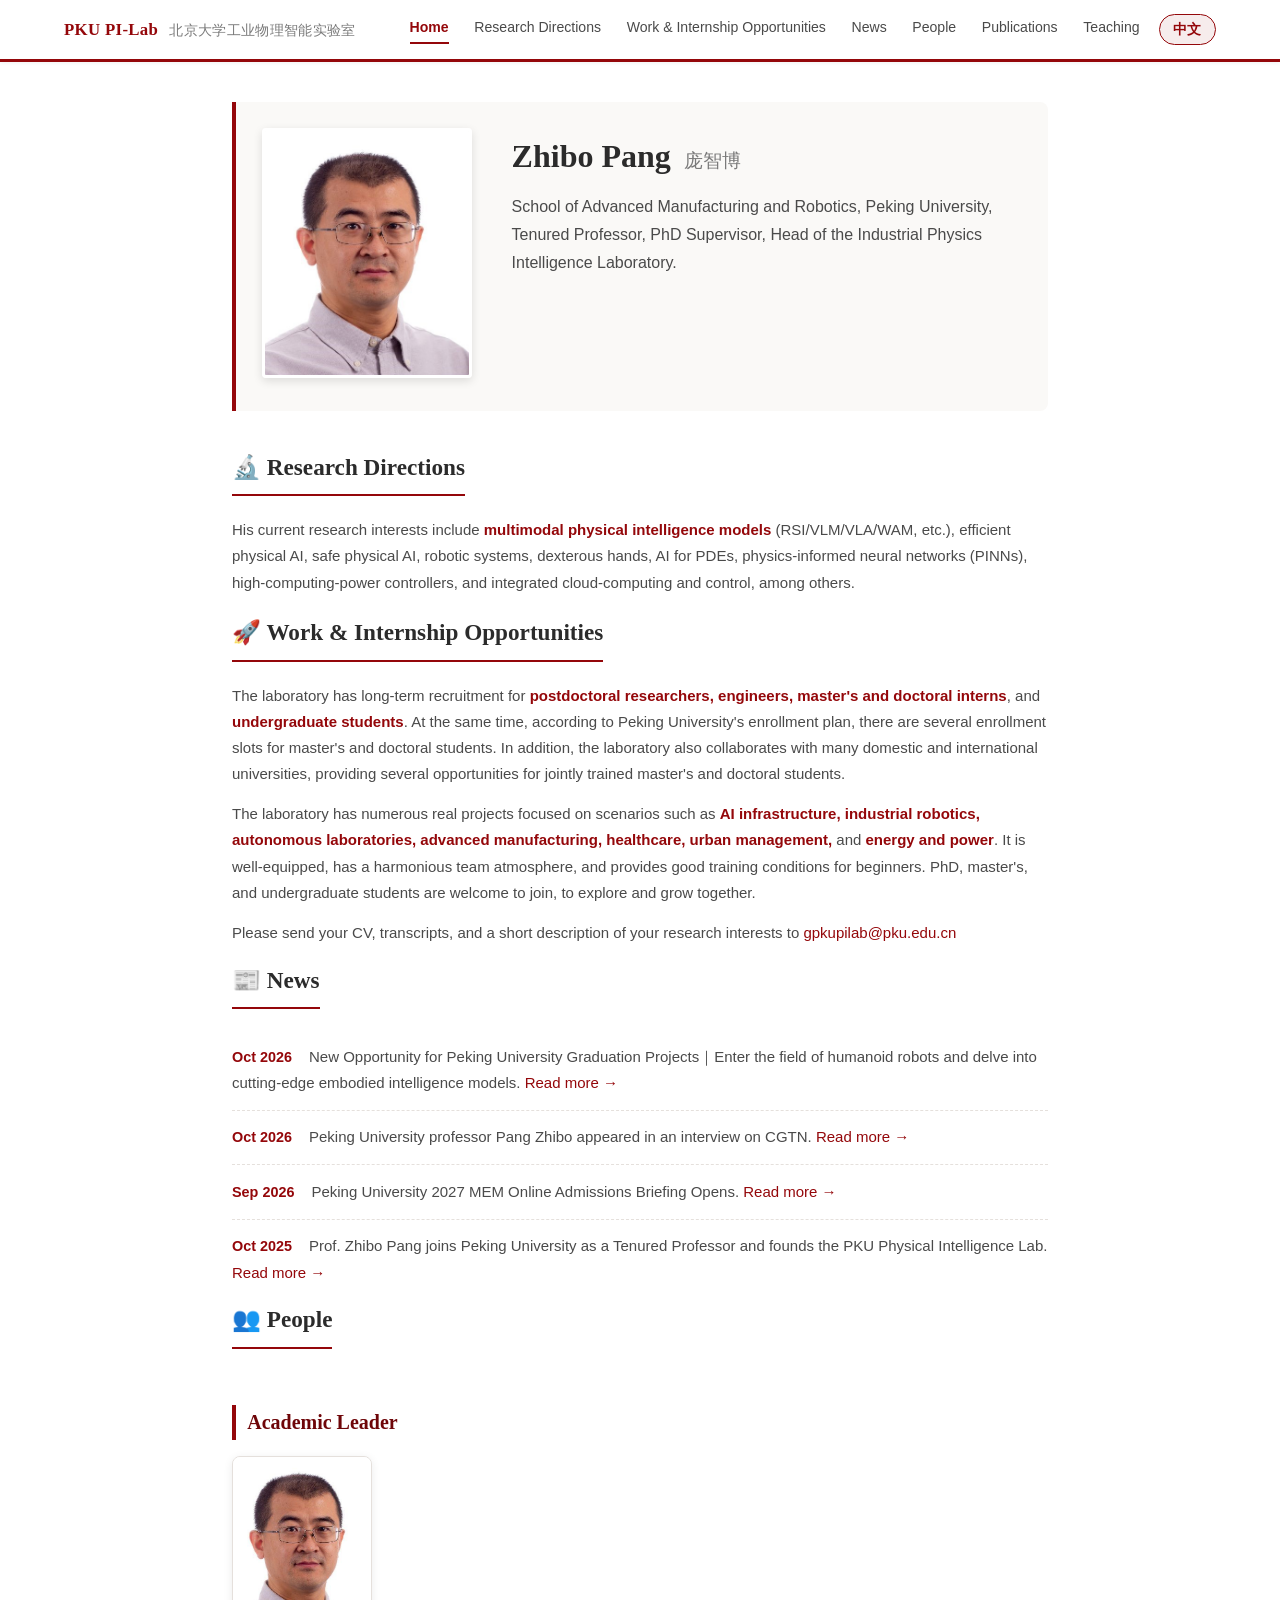
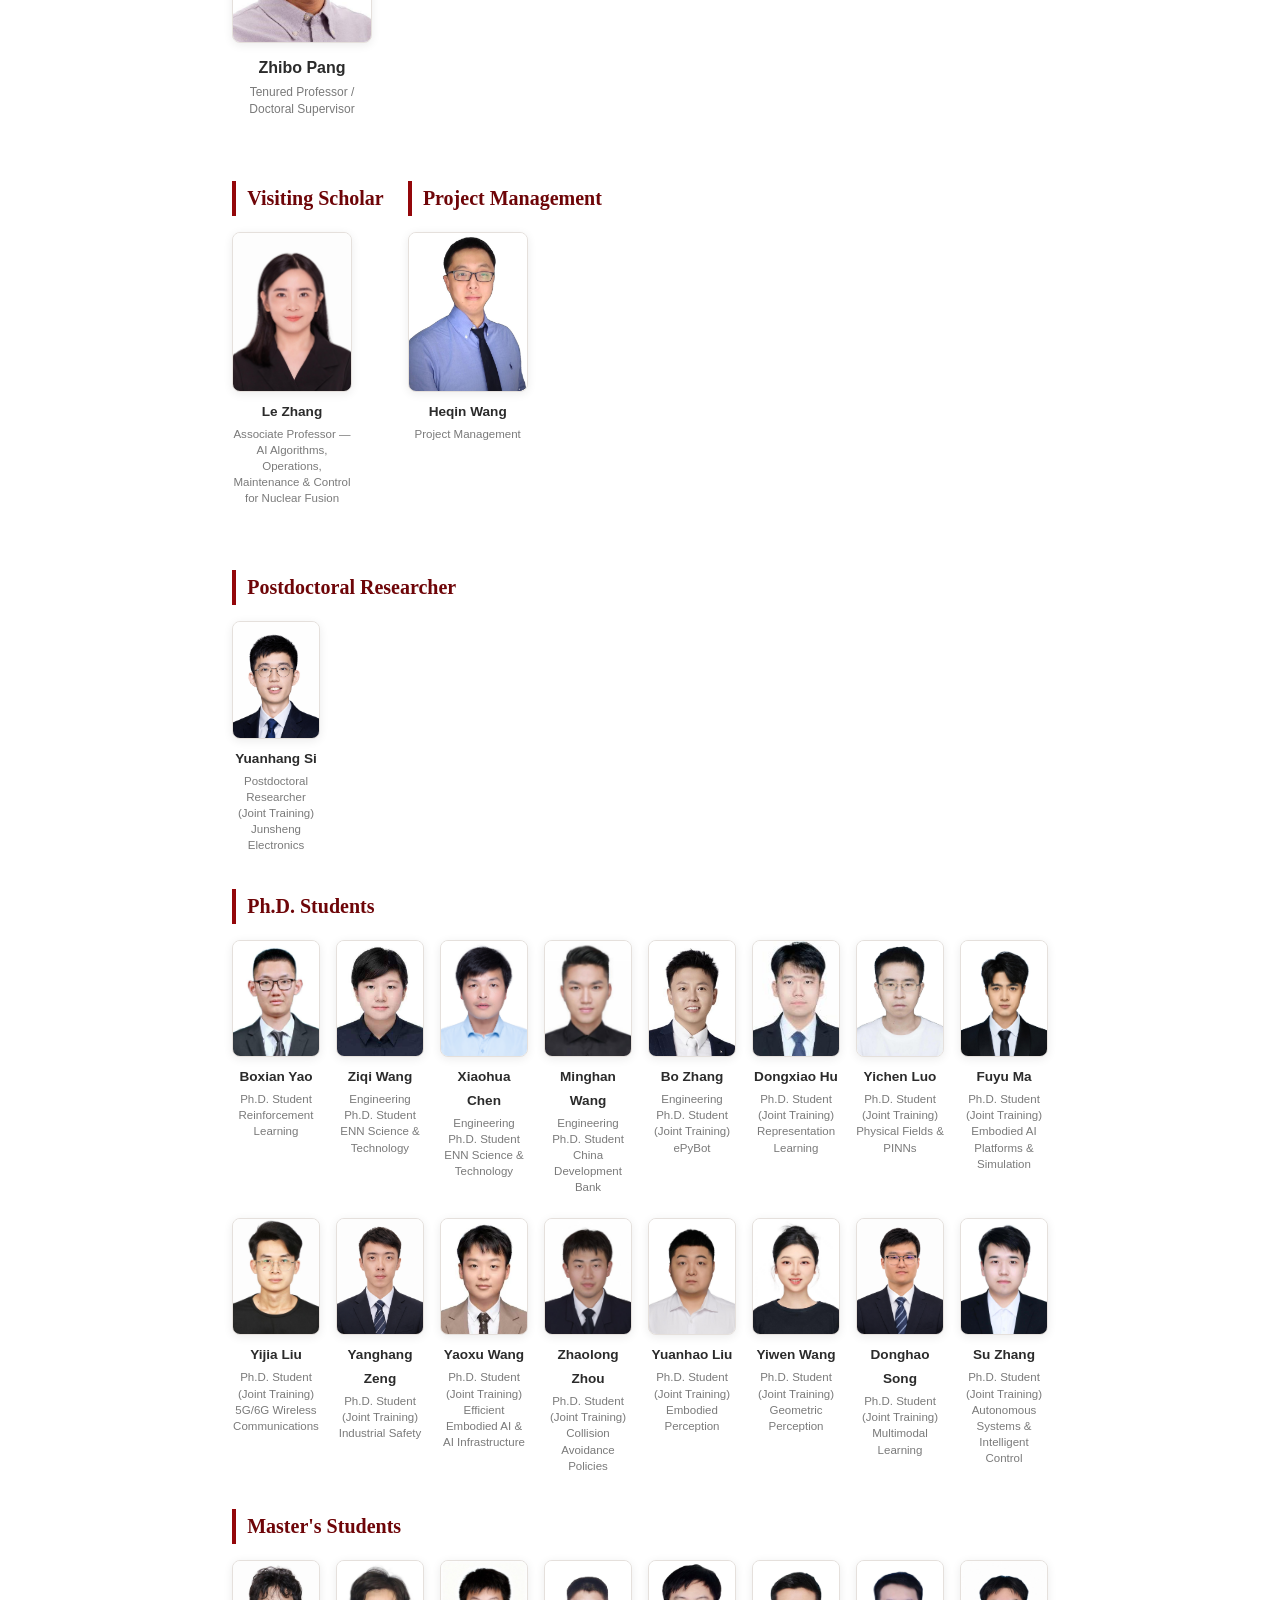
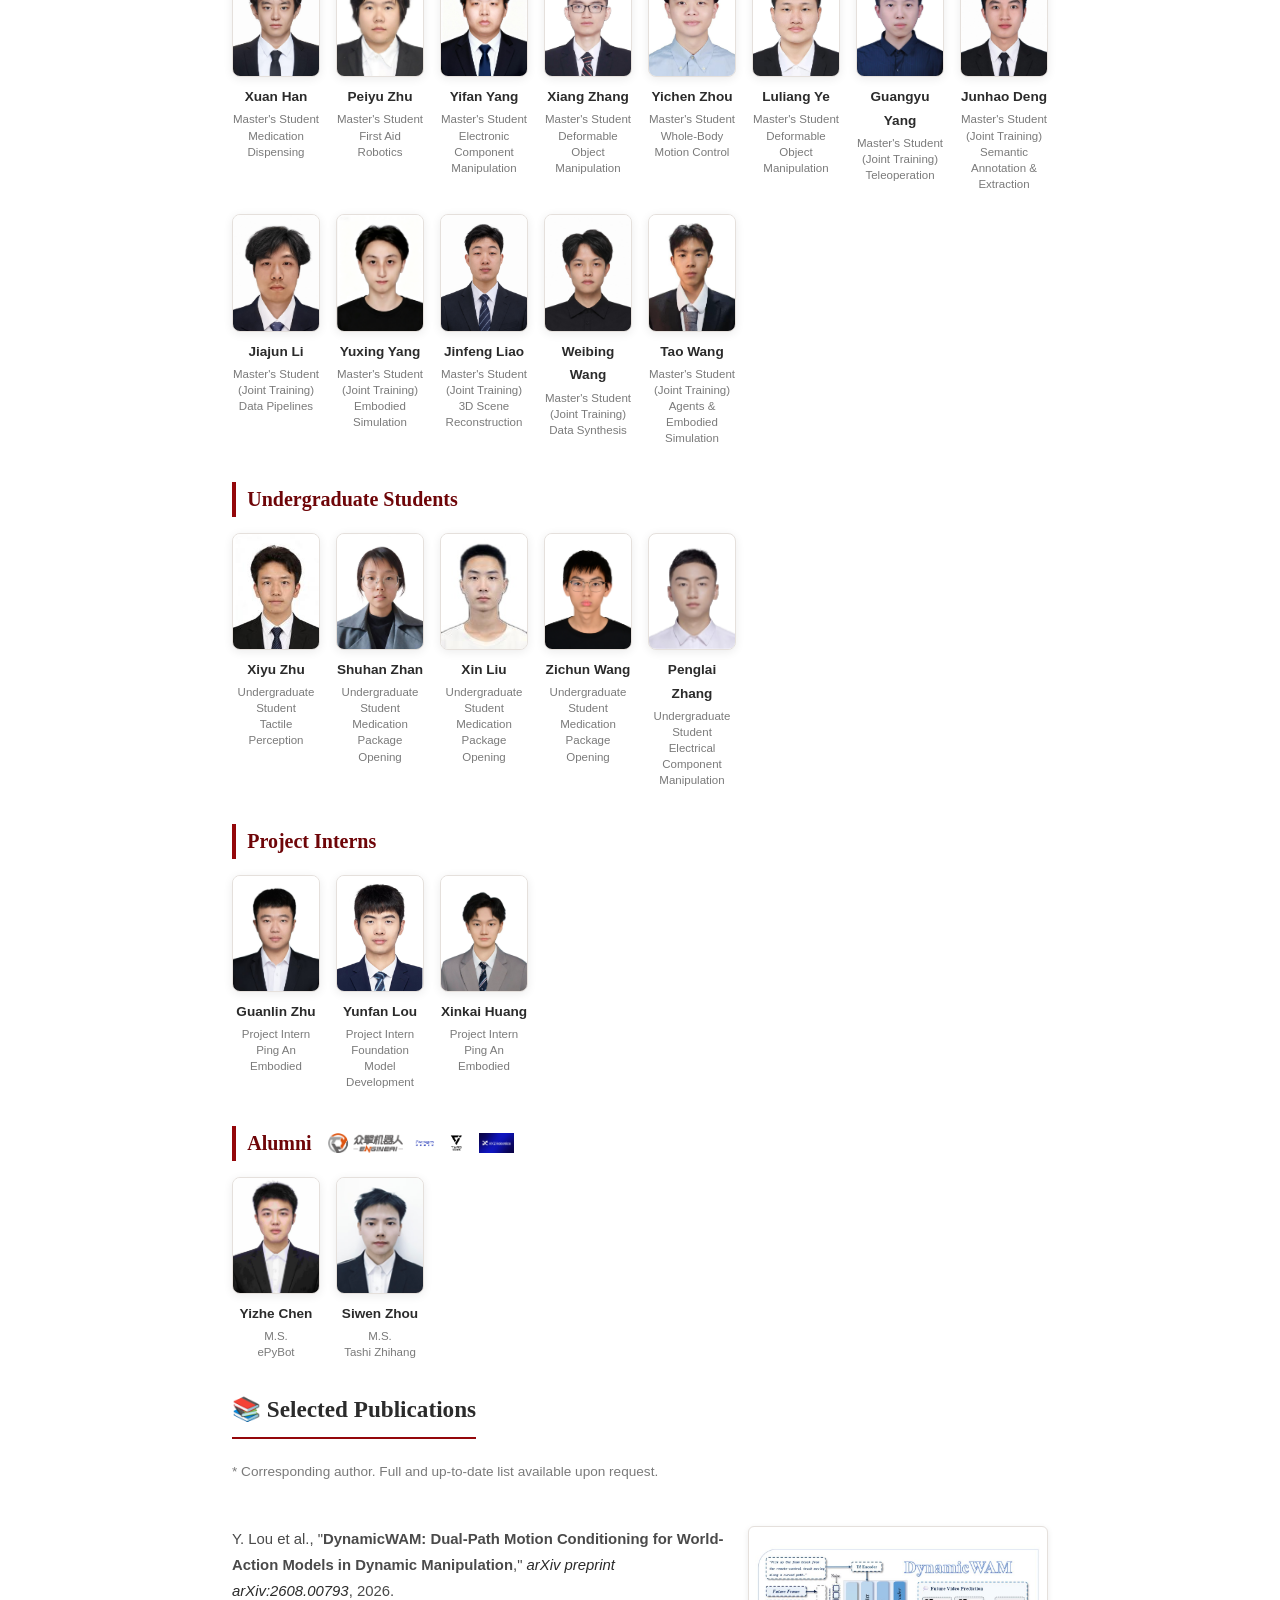
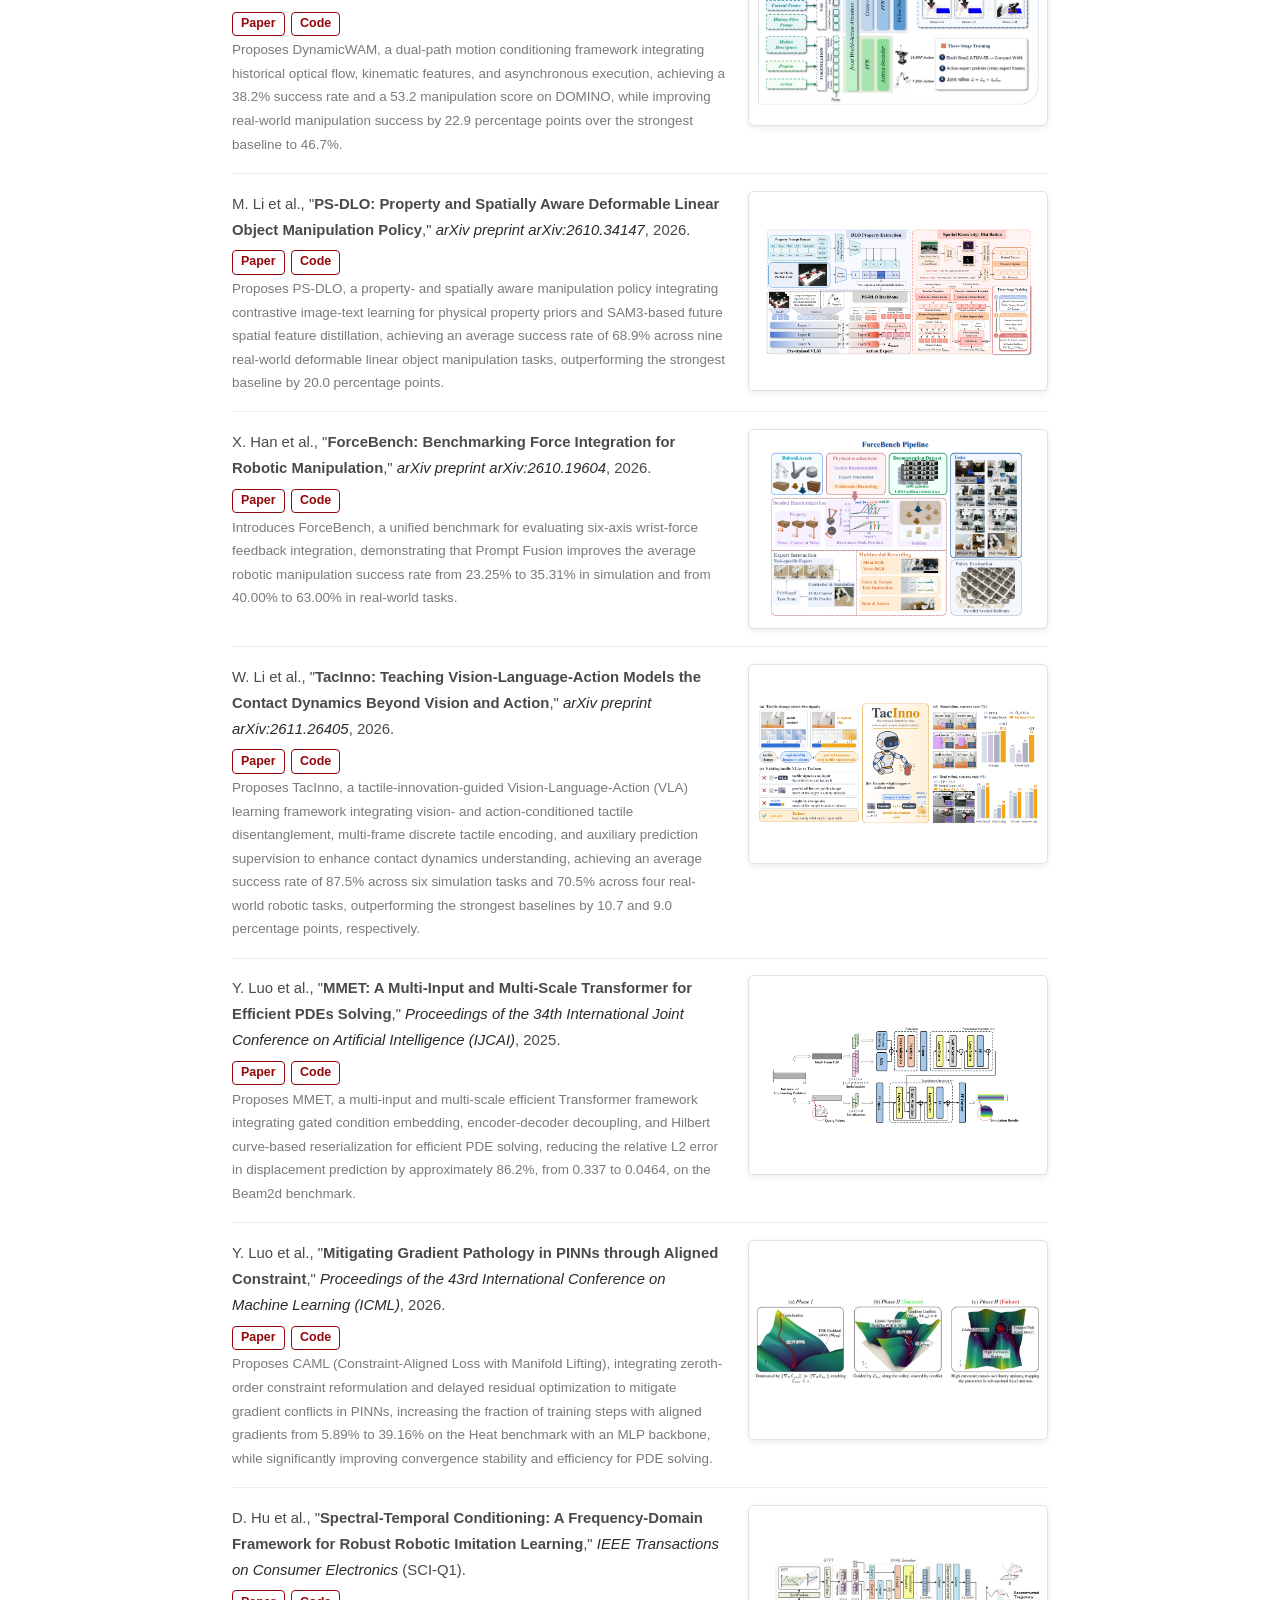
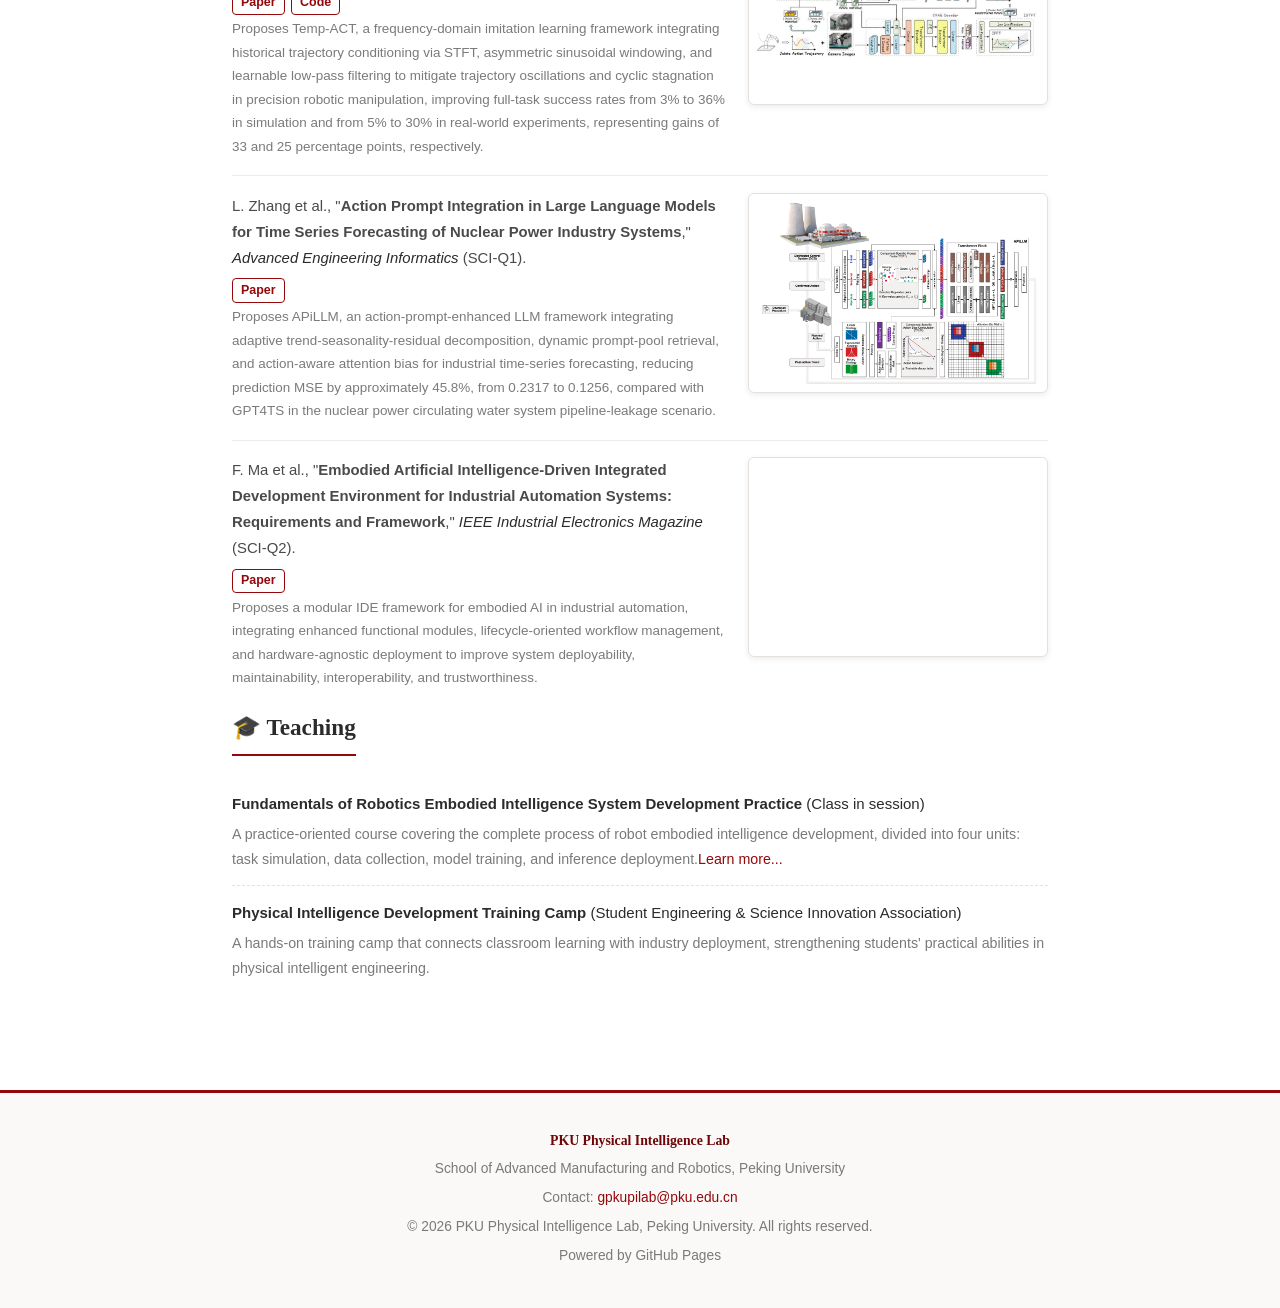
<file: index.html>
<!DOCTYPE html>
<html lang="en">
<head>
    <meta charset="UTF-8">
    <meta name="viewport" content="width=device-width, initial-scale=1.0">
    <title>PKU Physical Intelligence Lab · 北京大学物理智能实验室</title>
    <meta name="description" content="PKU Physical Intelligence Lab (北京大学物理智能实验室), School of Advanced Manufacturing and Robotics, Peking University. Led by Prof. Zhibo Pang.">
    <link rel="stylesheet" href="style.css?v=20261120">
</head>
<body class="lang-en">
    <!-- Navigation -->
    <nav class="navbar">
        <div class="nav-brand">PKU PI-Lab <span class="nav-brand-cn">北京大学工业物理智能实验室</span></div>
        <div class="nav-right">
            <div class="nav-links">
                <a href="#home" class="active"><span class="en">Home</span><span class="zh">首页</span></a>
                <a href="#bio"><span class="en">Research Directions</span><span class="zh">研究方向</span></a>
                <a href="#opportunities"><span class="en">Work & Internship Opportunities</span><span class="zh">工作实习机会</span></a>
                <a href="#news"><span class="en">News</span><span class="zh">动态</span></a>
                <a href="#people"><span class="en">People</span><span class="zh">团队</span></a>
                <a href="#publications"><span class="en">Publications</span><span class="zh">论文发表</span></a>
                <a href="#teaching"><span class="en">Teaching</span><span class="zh">教学</span></a>
</div>
            <button id="langToggle" class="lang-toggle" type="button" aria-label="Switch language">中文</button>
        </div>
    </nav>

    <main class="container">

        <!-- ===== Principal Investigator / Home ===== -->
        <section class="profile" id="home">
            <div class="profile-left">
                <img src="images/pang.jpg" alt="Prof. Zhibo Pang" class="avatar">
            </div>
            <div class="profile-right">
                <h1>Zhibo Pang <span class="name-cn">庞智博</span></h1>
                <p class="title"><span class="en">School of Advanced Manufacturing and Robotics, Peking University, Tenured Professor, PhD Supervisor, Head of the Industrial Physics Intelligence Laboratory.</span><span class="zh">北京大学先进制造与机器人学院机器人科学与工程系，长聘教授，博士生导师，工业物理智能实验室负责人。</span></p>
                <p class="affiliation"><span class="en"></span><span class="zh"><a href="https://amr.pku.edu.cn/jzyg/szdw/P/2a0b83b7eedb480293ee6eccdf490ef7.htm" target="_blank" rel="noopener">庞智博_北京大学先进制造与机器人学院</a><br><a href="https://scholar.google.com/citations?hl=zh-CN&amp;user=S14M7yMAAAAJ" target="_blank" rel="noopener">‪Zhibo Pang‬ - ‪Google 学术‬</a></span></p>
                <p class="affiliation"><span class="en"></span><span class="zh"></span></p>
            </div>
        </section>

        <!-- ===== About the Lab ===== -->
        <section class="bio" id="bio">
            <h2 class="section-title">🔬 <span class="en">Research Directions</span><span class="zh">研究方向</span></h2>
            <p><span class="en">His current research interests include <strong><span class="red">multimodal physical intelligence models </span></strong>(RSI/VLM/VLA/WAM, etc.), efficient physical AI, safe physical AI, robotic systems, dexterous hands, AI for PDEs, physics-informed neural networks (PINNs), high-computing-power controllers, and integrated cloud-computing and control, among others.</span><span class="zh">他目前的研究兴趣包括，<strong><span class="red">多模态物理智能模型</span></strong>（RSI/VLM/VLA/WAM等）、高效物理AI、安全物理AI、机器人系统、灵巧手、AI4PDE、物理信息神经网路（PINNs）、高算力控制器、网算控一体化等。</span></p>
        </section>

        <!-- ===== Opportunities ===== -->
        <section class="opportunities-section" id="opportunities">
            <h2 class="section-title">🚀 <span class="en">Work & Internship Opportunities</span><span class="zh">工作实习机会</span></h2>
            <p><span class="en">The laboratory has long-term recruitment for <strong>postdoctoral researchers, engineers, master's and doctoral interns</strong>, and<strong> undergraduate students</strong>. At the same time, according to Peking University's enrollment plan, there are several enrollment slots for master's and doctoral students. In addition, the laboratory also collaborates with many domestic and international universities, providing several opportunities for jointly trained master's and doctoral students.</span><span class="zh">实验室长期招收<strong>博士后、工程师、硕博实习生</strong>和<strong>本科生</strong>。同时根据北京大学招生计划，有若干硕士生和博士生招生指标。除此之外，实验室还与多所国内外高校合作，有若干联合培养硕士生和博士生机会。</span></p>
            <p><span class="en">The laboratory has numerous real projects focused on scenarios such as <strong>AI infrastructure, industrial robotics, autonomous laboratories, advanced manufacturing, healthcare, urban management,</strong> and<strong> energy and power</strong>. It is well-equipped, has a harmonious team atmosphere, and provides good training conditions for beginners. PhD, master's, and undergraduate students are welcome to join, to explore and grow together.</span><span class="zh">实验室有较多面向<strong>AI基建、工业机器人、自主实验室、高端制造、医疗康养、城市管理</strong>和<strong>能源电力</strong>等场景的真实项目，设备资源充足，团队氛围较融洽，新手培养条件较好，欢迎博士生、硕士生、本科生加入，共同探索，共同成长。</span></p>
            <p><span class="en">Please send your CV, transcripts, and a short description of your research interests to <a>gpkupilab@pku.edu.cn</a></span><span class="zh">请将个人简历、成绩单与简短的研究兴趣说明发送至 <a href="mailto:zhibo.pang@pku.edu.cn" target="_blank" rel="noopener">gpkupilab@pku.edu.cn</a>。</span></p>
        </section>

        <!-- ===== News (includes Industrial Impact) ===== -->
        <section class="news-section" id="news">
            <h2 class="section-title">📰 <span class="en">News</span><span class="zh">动态</span></h2>
            <ul class="news-list">
                <li><div class="news-body"><span class="news-date">Oct 2026</span> <span class="en">New Opportunity for Peking University Graduation Projects｜Enter the field of humanoid robots and delve into cutting-edge embodied intelligence models. <a href="https://mp.weixin.qq.com/s/tjubBPzC5deTaR6_YNSsWQ" target="_blank" rel="noopener">Read more →</a></span><span class="zh"><strong>北京大学毕业设计新机会</strong>｜入局人形与工业机器人，深耕机器人领域前沿模型与实操。 <a href="https://mp.weixin.qq.com/s/tjubBPzC5deTaR6_YNSsWQ" target="_blank" rel="noopener">查看详情 →</a></span></div></li>
                <li><div class="news-body"><span class="news-date">Oct 2026</span> <span class="en">Peking University professor Pang Zhibo appeared in an interview on CGTN. <a href="https://www.cgtn.com/tv/replay?id=DCcFHAA" target="_blank" rel="noopener">Read more →</a></span><span class="zh"><strong>庞智博教授登上 CGTN</strong> 专访。 <a href="https://www.cgtn.com/tv/replay?id=DCcFHAA" target="_blank" rel="noopener">查看详情 →</a></span></div></li>
                <li><div class="news-body"><span class="news-date">Sep 2026</span> <span class="en">Peking University 2027 MEM Online Admissions Briefing Opens. <a href="https://mp.weixin.qq.com/s/U7mIcrDUqv0QSPOOyr8BEA" target="_blank" rel="noopener">Read more →</a></span><span class="zh"><strong>北大 2027MEM 线上招生说明会</strong>开启。 <a href="https://mp.weixin.qq.com/s/U7mIcrDUqv0QSPOOyr8BEA" target="_blank" rel="noopener">查看详情 →</a></span></div></li>
                <li><div class="news-body"><span class="news-date">Oct 2025</span> <span class="en">Prof. Zhibo Pang joins Peking University as a Tenured Professor and founds the PKU Physical Intelligence Lab. <a href="https://amr.pku.edu.cn/jzyg/szdw/P/2a0b83b7eedb480293ee6eccdf490ef7.htm" target="_blank" rel="noopener">Read more →</a></span><span class="zh">庞智博教授加入北京大学任长聘教授，创立北京大学工业物理智能实验室。 <a href="https://amr.pku.edu.cn/jzyg/szdw/P/2a0b83b7eedb480293ee6eccdf490ef7.htm" target="_blank" rel="noopener">查看详情 →</a></span></div></li>
            </ul>
        </section>





        <!-- ===== People ===== -->
        <section class="people-section" id="people">
            <h2 class="section-title">👥 <span class="en">People</span><span class="zh">团队</span></h2>
            <div class="people-block">
            <h3 class="people-subtitle"><span class="en">Academic Leader</span><span class="zh">学术带头人</span></h3>
            <div class="people-grid pi-grid">
                <div class="member-card">
                    <img src="images/people/庞智博.jpg" alt="庞智博">
                    <div class="member-info">
                        <span class="member-name"><span class="en">Zhibo Pang</span><span class="zh">庞智博</span></span>
                        <span class="member-role"><span class="role-line"><span class="en">Tenured Professor / Doctoral Supervisor</span><span class="zh">长聘教授/博士生导师</span></span></span>
                    </div>
                </div>
            </div>
            </div>

            <div class="people-row">
            <div class="people-block">
            <h3 class="people-subtitle"><span class="en">Visiting Scholar</span><span class="zh">访问学者</span></h3>
            <div class="people-grid">
                <div class="member-card">
                    <img src="images/people/张乐.jpg" alt="张乐">
                    <div class="member-info">
                        <span class="member-name"><span class="en">Le Zhang</span><span class="zh">张乐</span></span>
                        <span class="member-role"><span class="role-line"><span class="en">Associate Professor — AI Algorithms, Operations, Maintenance &amp; Control for Nuclear Fusion</span><span class="zh">副教授-核聚变智能算法与运维控制</span></span></span>
                    </div>
                </div>
            </div>
            </div>
            <div class="people-block">
            <h3 class="people-subtitle"><span class="en">Project Management</span><span class="zh">项目管理</span></h3>
            <div class="people-grid">
                <div class="member-card">
                    <img src="images/people/王鹤钦.jpg" alt="王鹤钦">
                    <div class="member-info">
                        <span class="member-name"><span class="en">Heqin Wang</span><span class="zh">王鹤钦</span></span>
                        <span class="member-role"><span class="role-line"><span class="en">Project Management</span><span class="zh">项目管理</span></span></span>
                    </div>
                </div>
            </div>
            </div>
            </div>

            <div class="people-block">
            <h3 class="people-subtitle"><span class="en">Postdoctoral Researcher</span><span class="zh">博士后</span></h3>
            <div class="people-grid">
                <div class="member-card">
                    <img src="images/people/司远航_20261028_132626_sqf7.png" alt="司远航">
                    <div class="member-info">
                        <span class="member-name"><span class="en">Yuanhang Si</span><span class="zh">司远航</span></span>
                        <span class="member-role"><span class="role-line"><span class="en">Postdoctoral Researcher (Joint Training)</span><span class="zh">联培博士后</span></span><span class="role-line"><span class="en">Junsheng Electronics</span><span class="zh">钧胜电子</span></span></span>
                    </div>
                </div>
            </div>
            </div>

            <div class="people-block">
            <h3 class="people-subtitle"><span class="en">Ph.D. Students</span><span class="zh">博士生</span></h3>
            <div class="people-grid">
                <div class="member-card">
                    <img src="images/people/姚泊先.jpg" alt="姚泊先">
                    <div class="member-info">
                        <span class="member-name"><span class="en">Boxian Yao</span><span class="zh">姚泊先</span></span>
                        <span class="member-role"><span class="role-line"><span class="en">Ph.D. Student</span><span class="zh">博士生</span></span><span class="role-line"><span class="en">Reinforcement Learning</span><span class="zh">强化学习</span></span></span>
                    </div>
                </div>
                <div class="member-card">
                    <img src="images/people/王子琪.jpg" alt="王子琪">
                    <div class="member-info">
                        <span class="member-name"><span class="en">Ziqi Wang</span><span class="zh">王子琪</span></span>
                        <span class="member-role"><span class="role-line"><span class="en">Engineering Ph.D. Student</span><span class="zh">工程博士生</span></span><span class="role-line"><span class="en">ENN Science &amp; Technology</span><span class="zh">新奥科技</span></span></span>
                    </div>
                </div>
                <div class="member-card">
                    <img src="images/people/陈小华_20261028_132723_7x38.jpg" alt="陈小华">
                    <div class="member-info">
                        <span class="member-name"><span class="en">Xiaohua Chen</span><span class="zh">陈小华</span></span>
                        <span class="member-role"><span class="role-line"><span class="en">Engineering Ph.D. Student</span><span class="zh">工程博士生</span></span><span class="role-line"><span class="en">ENN Science &amp; Technology</span><span class="zh">新奥科技</span></span></span>
                    </div>
                </div>
                <div class="member-card">
                    <img src="images/people/王鸣晗.jpg" alt="王鸣晗">
                    <div class="member-info">
                        <span class="member-name"><span class="en">Minghan Wang</span><span class="zh">王鸣晗</span></span>
                        <span class="member-role"><span class="role-line"><span class="en">Engineering Ph.D. Student</span><span class="zh">工程博士生</span></span><span class="role-line"><span class="en">China Development Bank</span><span class="zh">国家开发银行</span></span></span>
                    </div>
                </div>
                <div class="member-card">
                    <img src="images/people/张博.png" alt="张博">
                    <div class="member-info">
                        <span class="member-name"><span class="en">Bo Zhang</span><span class="zh">张博</span></span>
                        <span class="member-role"><span class="role-line"><span class="en">Engineering Ph.D. Student (Joint Training)</span><span class="zh">联培工程博士生</span></span><span class="role-line"><span class="en">ePyBot</span><span class="zh">一湃智能</span></span></span>
                    </div>
                </div>
                <div class="member-card">
                    <img src="images/people/胡东晓.jpg" alt="胡东晓">
                    <div class="member-info">
                        <span class="member-name"><span class="en">Dongxiao Hu</span><span class="zh">胡东晓</span></span>
                        <span class="member-role"><span class="role-line"><span class="en">Ph.D. Student (Joint Training)</span><span class="zh">联培博士生</span></span><span class="role-line"><span class="en">Representation Learning</span><span class="zh">表征学习</span></span></span>
                    </div>
                </div>
                <div class="member-card">
                    <img src="images/people/罗翼晨.jpg" alt="罗翼晨">
                    <div class="member-info">
                        <span class="member-name"><span class="en">Yichen Luo</span><span class="zh">罗翼晨</span></span>
                        <span class="member-role"><span class="role-line"><span class="en">Ph.D. Student (Joint Training)</span><span class="zh">联培博士生</span></span><span class="role-line"><span class="en">Physical Fields &amp; PINNs</span><span class="zh">物理场与PINN</span></span></span>
                    </div>
                </div>
                <div class="member-card">
                    <img src="images/people/马富裕.jpg" alt="马富裕">
                    <div class="member-info">
                        <span class="member-name"><span class="en">Fuyu Ma</span><span class="zh">马富裕</span></span>
                        <span class="member-role"><span class="role-line"><span class="en">Ph.D. Student (Joint Training)</span><span class="zh">联培博士生</span></span><span class="role-line"><span class="en">Embodied AI Platforms &amp; Simulation</span><span class="zh">具身平台与仿真</span></span></span>
                    </div>
                </div>
                <div class="member-card">
                    <img src="images/people/刘一甲.jpg" alt="刘一甲">
                    <div class="member-info">
                        <span class="member-name"><span class="en">Yijia Liu</span><span class="zh">刘一甲</span></span>
                        <span class="member-role"><span class="role-line"><span class="en">Ph.D. Student (Joint Training)</span><span class="zh">联培博士生</span></span><span class="role-line"><span class="en">5G/6G Wireless Communications</span><span class="zh">5G/6G 无线通信</span></span></span>
                    </div>
                </div>
                <div class="member-card">
                    <img src="images/people/曾杨航.jpg" alt="曾扬航">
                    <div class="member-info">
                        <span class="member-name"><span class="en">Yanghang Zeng</span><span class="zh">曾扬航</span></span>
                        <span class="member-role"><span class="role-line"><span class="en">Ph.D. Student (Joint Training)</span><span class="zh">联培博士生</span></span><span class="role-line"><span class="en">Industrial Safety</span><span class="zh">工业安全</span></span></span>
                    </div>
                </div>
                <div class="member-card">
                    <img src="images/people/汪圭旭.jpg" alt="汪垚旭">
                    <div class="member-info">
                        <span class="member-name"><span class="en">Yaoxu Wang</span><span class="zh">汪垚旭</span></span>
                        <span class="member-role"><span class="role-line"><span class="en">Ph.D. Student (Joint Training)</span><span class="zh">联培博士生</span></span><span class="role-line"><span class="en">Efficient Embodied AI &amp; AI Infrastructure</span><span class="zh">高效具身与AI Infra</span></span></span>
                    </div>
                </div>
                <div class="member-card">
                    <img src="images/people/周兆龙.jpg" alt="周兆龙">
                    <div class="member-info">
                        <span class="member-name"><span class="en">Zhaolong Zhou</span><span class="zh">周兆龙</span></span>
                        <span class="member-role"><span class="role-line"><span class="en">Ph.D. Student (Joint Training)</span><span class="zh">联培博士生</span></span><span class="role-line"><span class="en">Collision Avoidance Policies</span><span class="zh">防碰撞策略</span></span></span>
                    </div>
                </div>
                <div class="member-card">
                    <img src="images/people/刘元浩.jpg" alt="刘元浩">
                    <div class="member-info">
                        <span class="member-name"><span class="en">Yuanhao Liu</span><span class="zh">刘元浩</span></span>
                        <span class="member-role"><span class="role-line"><span class="en">Ph.D. Student (Joint Training)</span><span class="zh">联培博士生</span></span><span class="role-line"><span class="en">Embodied Perception</span><span class="zh">具身感知</span></span></span>
                    </div>
                </div>
                <div class="member-card">
                    <img src="images/people/王一雯.jpg" alt="王一雯">
                    <div class="member-info">
                        <span class="member-name"><span class="en">Yiwen Wang</span><span class="zh">王一雯</span></span>
                        <span class="member-role"><span class="role-line"><span class="en">Ph.D. Student (Joint Training)</span><span class="zh">联培博士生</span></span><span class="role-line"><span class="en">Geometric Perception</span><span class="zh">几何感知</span></span></span>
                    </div>
                </div>
                <div class="member-card">
                    <img src="images/people/宋东昊.jpg" alt="宋东昊">
                    <div class="member-info">
                        <span class="member-name"><span class="en">Donghao Song</span><span class="zh">宋东昊</span></span>
                        <span class="member-role"><span class="role-line"><span class="en">Ph.D. Student (Joint Training)</span><span class="zh">联培博士生</span></span><span class="role-line"><span class="en">Multimodal Learning</span><span class="zh">多模态学习</span></span></span>
                    </div>
                </div>
                <div class="member-card">
                    <img src="images/people/张粟.jpg" alt="张粟">
                    <div class="member-info">
                        <span class="member-name"><span class="en">Su Zhang</span><span class="zh">张粟</span></span>
                        <span class="member-role"><span class="role-line"><span class="en">Ph.D. Student (Joint Training)</span><span class="zh">联培博士生</span></span><span class="role-line"><span class="en">Autonomous Systems &amp; Intelligent Control</span><span class="zh">自主系统与智能控制</span></span></span>
                    </div>
                </div>
            </div>
            </div>

            <div class="people-block">
            <h3 class="people-subtitle"><span class="en">Master's Students</span><span class="zh">硕士生</span></h3>
            <div class="people-grid">
                <div class="member-card">
                    <img src="images/people/韩萱.jpg" alt="韩萱">
                    <div class="member-info">
                        <span class="member-name"><span class="en">Xuan Han</span><span class="zh">韩萱</span></span>
                        <span class="member-role"><span class="role-line"><span class="en">Master's Student</span><span class="zh">硕士生</span></span><span class="role-line"><span class="en">Medication Dispensing</span><span class="zh">药品配药</span></span></span>
                    </div>
                </div>
                <div class="member-card">
                    <img src="images/people/朱佩禹.jpg" alt="朱佩禹">
                    <div class="member-info">
                        <span class="member-name"><span class="en">Peiyu Zhu</span><span class="zh">朱佩禹</span></span>
                        <span class="member-role"><span class="role-line"><span class="en">Master's Student</span><span class="zh">硕士生</span></span><span class="role-line"><span class="en">First Aid Robotics</span><span class="zh">急救机器人</span></span></span>
                    </div>
                </div>
                <div class="member-card">
                    <img src="images/people/杨怡帆.jpg" alt="杨怡帆">
                    <div class="member-info">
                        <span class="member-name"><span class="en">Yifan Yang</span><span class="zh">杨怡帆</span></span>
                        <span class="member-role"><span class="role-line"><span class="en">Master's Student</span><span class="zh">硕士生</span></span><span class="role-line"><span class="en">Electronic Component Manipulation</span><span class="zh">电子元器件操作</span></span></span>
                    </div>
                </div>
                <div class="member-card">
                    <img src="images/people/张翔.jpg" alt="张翔">
                    <div class="member-info">
                        <span class="member-name"><span class="en">Xiang Zhang</span><span class="zh">张翔</span></span>
                        <span class="member-role"><span class="role-line"><span class="en">Master's Student</span><span class="zh">硕士生</span></span><span class="role-line"><span class="en">Deformable Object Manipulation</span><span class="zh">柔性操作</span></span></span>
                    </div>
                </div>
                <div class="member-card">
                    <img src="images/people/周奕辰_20261028_140601_j6hf.jpg" alt="周奕辰">
                    <div class="member-info">
                        <span class="member-name"><span class="en">Yichen Zhou</span><span class="zh">周奕辰</span></span>
                        <span class="member-role"><span class="role-line"><span class="en">Master's Student</span><span class="zh">硕士生</span></span><span class="role-line"><span class="en">Whole-Body Motion Control</span><span class="zh">全身运动控制</span></span></span>
                    </div>
                </div>

                <div class="member-card">
                    <img src="images/people/叶鲁亮.jpg" alt="叶鲁亮">
                    <div class="member-info">
                        <span class="member-name"><span class="en">Luliang Ye</span><span class="zh">叶鲁亮</span></span>
                        <span class="member-role"><span class="role-line"><span class="en">Master's Student</span><span class="zh">硕士生</span></span><span class="role-line"><span class="en">Deformable Object Manipulation</span><span class="zh">柔性操作</span></span></span>
                    </div>
                </div>
                <div class="member-card">
                    <img src="images/people/杨光宇.jpg" alt="杨光宇">
                    <div class="member-info">
                        <span class="member-name"><span class="en">Guangyu Yang</span><span class="zh">杨光宇</span></span>
                        <span class="member-role"><span class="role-line"><span class="en">Master's Student (Joint Training)</span><span class="zh">联培硕士生</span></span><span class="role-line"><span class="en">Teleoperation</span><span class="zh">遥操作</span></span></span>
                    </div>
                </div>
                <div class="member-card">
                    <img src="images/people/邓俊豪.jpg" alt="邓俊豪">
                    <div class="member-info">
                        <span class="member-name"><span class="en">Junhao Deng</span><span class="zh">邓俊豪</span></span>
                        <span class="member-role"><span class="role-line"><span class="en">Master's Student (Joint Training)</span><span class="zh">联培硕士生</span></span><span class="role-line"><span class="en">Semantic Annotation &amp; Extraction</span><span class="zh">语义标注与提取</span></span></span>
                    </div>
                </div>
                <div class="member-card">
                    <img src="images/people/李佳俊.jpg" alt="李佳俊">
                    <div class="member-info">
                        <span class="member-name"><span class="en">Jiajun Li</span><span class="zh">李佳俊</span></span>
                        <span class="member-role"><span class="role-line"><span class="en">Master's Student (Joint Training)</span><span class="zh">联培硕士生</span></span><span class="role-line"><span class="en">Data Pipelines</span><span class="zh">数据管线</span></span></span>
                    </div>
                </div>
                <div class="member-card">
                    <img src="images/people/杨宇星.png" alt="杨宇星">
                    <div class="member-info">
                        <span class="member-name"><span class="en">Yuxing Yang</span><span class="zh">杨宇星</span></span>
                        <span class="member-role"><span class="role-line"><span class="en">Master's Student (Joint Training)</span><span class="zh">联培硕士生</span></span><span class="role-line"><span class="en">Embodied Simulation</span><span class="zh">具身仿真</span></span></span>
                    </div>
                </div>
                <div class="member-card">
                    <img src="images/people/廖锦锋.jpg" alt="廖锦锋">
                    <div class="member-info">
                        <span class="member-name"><span class="en">Jinfeng Liao</span><span class="zh">廖锦锋</span></span>
                        <span class="member-role"><span class="role-line"><span class="en">Master's Student (Joint Training)</span><span class="zh">联培硕士生</span></span><span class="role-line"><span class="en">3D Scene Reconstruction</span><span class="zh">3D场景重建</span></span></span>
                    </div>
                </div>
                <div class="member-card">
                    <img src="images/people/王维兵.jpg" alt="王维兵">
                    <div class="member-info">
                        <span class="member-name"><span class="en">Weibing Wang</span><span class="zh">王维兵</span></span>
                        <span class="member-role"><span class="role-line"><span class="en">Master's Student (Joint Training)</span><span class="zh">联培硕士生</span></span><span class="role-line"><span class="en">Data Synthesis</span><span class="zh">数据合成</span></span></span>
                    </div>
                </div>
                <div class="member-card">
                    <img src="images/people/王涛.jpg" alt="王涛">
                    <div class="member-info">
                        <span class="member-name"><span class="en">Tao Wang</span><span class="zh">王涛</span></span>
                        <span class="member-role"><span class="role-line"><span class="en">Master's Student (Joint Training)</span><span class="zh">联培硕士生</span></span><span class="role-line"><span class="en">Agents &amp; Embodied Simulation</span><span class="zh">Agent与具身仿真</span></span></span>
                    </div>
                </div>
                <!-- <div class="member-card">
                    <img src="images/people/陈柯润.jpg" alt="陈柯润">
                    <div class="member-info">
                        <span class="member-name"><span class="en">Kerun Chen</span><span class="zh">陈柯润</span></span>
                        <span class="member-role"><span class="role-line"><span class="en">Master's Student (Joint Training)</span><span class="zh">联培硕士生</span></span><span class="role-line"><span class="en">Embodied Simulation</span><span class="zh">具身仿真</span></span></span>
                    </div>
                </div> -->
                <!-- <div class="member-card">
                    <img src="images/people/徐俊东.jpg" alt="徐俊东">
                    <div class="member-info">
                        <span class="member-name"><span class="en">Jundong Xu</span><span class="zh">徐俊东</span></span>
                        <span class="member-role"><span class="role-line"><span class="en">Master's Student (Joint Training)</span><span class="zh">联培硕士生</span></span><span class="role-line"><span class="en">Embodied Simulation</span><span class="zh">具身仿真</span></span></span>
                    </div>
                </div> -->
                <!-- <div class="member-card">
                    <img src="images/people/陈俊生_20261028_140349_s2o7.jpg" alt="陈俊宇">
                    <div class="member-info">
                        <span class="member-name"><span class="en">Junyu Chen</span><span class="zh">陈俊宇</span></span>
                        <span class="member-role"><span class="role-line"><span class="en">Master's Student (Joint Training)</span><span class="zh">联培硕士生</span></span><span class="role-line"><span class="en">First Aid Robotics</span><span class="zh">急救机器人</span></span></span>
                    </div>
                </div> -->
            </div>
            </div>

            <div class="people-block">
            <h3 class="people-subtitle"><span class="en">Undergraduate Students</span><span class="zh">本科生</span></h3>
            <div class="people-grid">
                <!-- <div class="member-card">
                    <img src="images/people/左天佑.jpg" alt="左天佑">
                    <div class="member-info">
                        <span class="member-name"><span class="en">Tianyou Zuo</span><span class="zh">左天佑</span></span>
                        <span class="member-role"><span class="role-line"><span class="en">Undergraduate Student</span><span class="zh">本科生</span></span><span class="role-line"><span class="en">Self-Evolving Hand</span><span class="zh">自演化手</span></span></span>
                    </div>
                </div> -->
                <div class="member-card">
                    <img src="images/people/朱玺谕.jpg" alt="朱玺谕">
                    <div class="member-info">
                        <span class="member-name"><span class="en">Xiyu Zhu</span><span class="zh">朱玺谕</span></span>
                        <span class="member-role"><span class="role-line"><span class="en">Undergraduate Student</span><span class="zh">本科生</span></span><span class="role-line"><span class="en">Tactile Perception</span><span class="zh">触觉感知</span></span></span>
                    </div>
                </div>
                <!-- <div class="member-card">
                    <img src="images/people/李天琳.jpg" alt="李天琳">
                    <div class="member-info">
                        <span class="member-name"><span class="en">Tianlin Li</span><span class="zh">李天琳</span></span>
                        <span class="member-role"><span class="role-line"><span class="en">Undergraduate Student</span><span class="zh">本科生</span></span><span class="role-line"><span class="en">Multimodal Perception</span><span class="zh">多模态感知</span></span></span>
                    </div>
                </div>
                <div class="member-card">
                    <img src="images/people/金子诺.jpg" alt="金子诺">
                    <div class="member-info">
                        <span class="member-name"><span class="en">Zinuo Jin</span><span class="zh">金子诺</span></span>
                        <span class="member-role"><span class="role-line"><span class="en">Undergraduate Student</span><span class="zh">本科生</span></span><span class="role-line"><span class="en">Force Sensing</span><span class="zh">力觉感知</span></span></span>
                    </div>
                </div> -->
                <div class="member-card">
                    <img src="images/people/詹淑涵.jpg" alt="詹淑涵">
                    <div class="member-info">
                        <span class="member-name"><span class="en">Shuhan Zhan</span><span class="zh">詹淑涵</span></span>
                        <span class="member-role"><span class="role-line"><span class="en">Undergraduate Student</span><span class="zh">本科生</span></span><span class="role-line"><span class="en">Medication Package Opening</span><span class="zh">药品拆封</span></span></span>
                    </div>
                </div>
                <!-- <div class="member-card">
                    <img src="images/people/薛雨宸.jpg" alt="薛雨宸">
                    <div class="member-info">
                        <span class="member-name"><span class="en">Yuchen Xue</span><span class="zh">薛雨宸</span></span>
                        <span class="member-role"><span class="role-line"><span class="en">Undergraduate Student</span><span class="zh">本科生</span></span><span class="role-line"><span class="en">Medication Package Opening</span><span class="zh">药品拆封</span></span></span>
                    </div>
                </div> -->
                <div class="member-card">
                    <img src="images/people/刘鑫.jpg" alt="刘鑫">
                    <div class="member-info">
                        <span class="member-name"><span class="en">Xin Liu</span><span class="zh">刘鑫</span></span>
                        <span class="member-role"><span class="role-line"><span class="en">Undergraduate Student</span><span class="zh">本科生</span></span><span class="role-line"><span class="en">Medication Package Opening</span><span class="zh">药品拆封</span></span></span>
                    </div>
                </div>
                <div class="member-card">
                    <img src="images/people/王梓淳_20261028_133455_2w46.jpg" alt="王梓淳">
                    <div class="member-info">
                        <span class="member-name"><span class="en">Zichun Wang</span><span class="zh">王梓淳</span></span>
                        <span class="member-role"><span class="role-line"><span class="en">Undergraduate Student</span><span class="zh">本科生</span></span><span class="role-line"><span class="en">Medication Package Opening</span><span class="zh">药品拆封</span></span></span>
                    </div>
                </div>
                <div class="member-card">
                    <img src="images/people/张鹏来_20261028_143730_449o.png" alt="张鹏来">
                    <div class="member-info">
                        <span class="member-name"><span class="en">Penglai Zhang</span><span class="zh">张鹏来</span></span>
                        <span class="member-role"><span class="role-line"><span class="en">Undergraduate Student</span><span class="zh">本科生</span></span><span class="role-line"><span class="en">Electrical Component Manipulation</span><span class="zh">电子元器件操作</span></span></span>
                    </div>
                </div>
            </div>
            </div>

            <div class="people-block">
            <h3 class="people-subtitle"><span class="en">Project Interns</span><span class="zh">项目实习生</span></h3>
            <div class="people-grid">
                <div class="member-card">
                    <img src="images/people/朱冠林.png" alt="朱冠林">
                    <div class="member-info">
                        <span class="member-name"><span class="en">Guanlin Zhu</span><span class="zh">朱冠林</span></span>
                        <span class="member-role"><span class="role-line"><span class="en">Project Intern</span><span class="zh">项目实习生</span></span><span class="role-line"><span class="en">Ping An Embodied</span><span class="zh">平安具身</span></span></span>
                    </div>
                </div>
                <div class="member-card">
                    <img src="images/people/娄云帆.png" alt="娄云帆">
                    <div class="member-info">
                        <span class="member-name"><span class="en">Yunfan Lou</span><span class="zh">娄云帆</span></span>
                        <span class="member-role"><span class="role-line"><span class="en">Project Intern</span><span class="zh">项目实习生</span></span><span class="role-line"><span class="en">Foundation Model Development</span><span class="zh">基础模型开发</span></span></span>
                    </div>
                </div>
                <!-- <div class="member-card">
                    <img src="images/people/乔卓然.png" alt="乔卓然">
                    <div class="member-info">
                        <span class="member-name"><span class="en">Zhuoran Qiao</span><span class="zh">乔卓然</span></span>
                        <span class="member-role"><span class="role-line"><span class="en">Project Intern</span><span class="zh">项目实习生</span></span><span class="role-line"><span class="en">Dynamic Grasping</span><span class="zh">动态抓取</span></span></span>
                    </div>
                </div>
                <div class="member-card">
                    <img src="images/people/李梦迪.png" alt="李梦迪">
                    <div class="member-info">
                        <span class="member-name"><span class="en">Mengdi Li</span><span class="zh">李梦迪</span></span>
                        <span class="member-role"><span class="role-line"><span class="en">Project Intern</span><span class="zh">项目实习生</span></span><span class="role-line"><span class="en">Cable Manipulation</span><span class="zh">线缆操作</span></span></span>
                    </div>
                </div> -->
                <div class="member-card">
                    <img src="images/people/黄新凯_20261028_143607_nzo5.jpg" alt="黄新凯">
                    <div class="member-info">
                        <span class="member-name"><span class="en">Xinkai Huang</span><span class="zh">黄新凯</span></span>
                        <span class="member-role"><span class="role-line"><span class="en">Project Intern</span><span class="zh">项目实习生</span></span><span class="role-line"><span class="en">Ping An Embodied</span><span class="zh">平安具身</span></span></span>
                    </div>
                </div>
            </div>
            </div>

            <div class="people-block">
            <h3 class="people-subtitle alumni-subtitle">
                <span class="en">Alumni</span><span class="zh">校友</span>
                <span class="alumni-destinations">
                    <img src="images/sponsors/engineai.png" alt="ENGINEAI 众擎机器人" width="659" height="176" loading="lazy" draggable="false">
                    <img src="images/sponsors/fiveages.png" alt="FiveAges 中科第五纪" width="447" height="447" loading="lazy" draggable="false">
                    <img src="images/sponsors/tars.png" alt="TARS 它石智航" width="450" height="444" loading="lazy" draggable="false">
                    <img src="images/sponsors/xyz.jpg" alt="XYZ Robotics" width="1280" height="720" loading="lazy" draggable="false">
                </span>
            </h3>
            <div class="people-grid">
                <div class="member-card">
                    <img src="images/people/陈亦哲.jpg" alt="陈亦哲">
                    <div class="member-info">
                        <span class="member-name"><span class="en">Yizhe Chen</span><span class="zh">陈亦哲</span></span>
                        <span class="member-role"><span class="role-line"><span class="en">M.S.</span><span class="zh">硕士</span></span><span class="role-line"><span class="en">ePyBot</span><span class="zh">一湃智能</span></span></span>
                    </div>
                </div>
                <div class="member-card">
                    <img src="images/people/周思文.png" alt="周思文">
                    <div class="member-info">
                        <span class="member-name"><span class="en">Siwen Zhou</span><span class="zh">周思文</span></span>
                        <span class="member-role"><span class="role-line"><span class="en">M.S.</span><span class="zh">硕士</span></span><span class="role-line"><span class="en">Tashi Zhihang</span><span class="zh">它石智航</span></span></span>
                    </div>
                </div>
            </div>
            </div>
        </section>

        <!-- ===== Publications ===== --> 
        <!-- 使用MLA索引 -->
        <section class="publications" id="publications">
            <h2 class="section-title">📚 <span class="en">Selected Publications</span><span class="zh">部分论文</span></h2>
            <p class="pub-hint"><span class="en">* Corresponding author. Full and up-to-date list available upon request.</span><span class="zh">* 通讯作者。完整最新列表可来函索取。</span></p>

            <h3 class="pub-group"><span class="en"></span><span class="zh"></span></h3>
            <div class="paper-list">
                <div class="paper-card">
                    <div class="paper-info">
                        <p class="paper-cite">Y. Lou et al., "<strong>DynamicWAM: Dual-Path Motion Conditioning for World-Action Models in Dynamic Manipulation</strong>," <em>arXiv preprint arXiv:2608.00793</em>, 2026.</p>
                        <p class="paper-links"><a href="https://arxiv.org/abs/2608.00793" target="_blank" rel="noopener">Paper</a><a href="https://dynamicwam.github.io/" target="_blank" rel="noopener">Code</a></p>
                        <p class="paper-note"><span class="en">Proposes DynamicWAM, a dual-path motion conditioning framework integrating historical optical flow, kinematic features, and asynchronous execution, achieving a 38.2% success rate and a 53.2 manipulation score on DOMINO, while improving real-world manipulation success by 22.9 percentage points over the strongest baseline to 46.7%.</span><span class="zh">提出 DynamicWAM 双路径运动条件融合技术，通过结合历史光流、运动学特征与异步执行机制，在 DOMINO 基准上实现 38.2% 的任务成功率和 53.2 的操作评分，真实环境下平均成功率达到 46.7%，较最强基线提升 22.9 个百分点。</span></p>
                    </div>
                    <div class="paper-figure"><img src="images/pubs/pub_dynamicwam.jpg" alt="DynamicWAM architecture" loading="lazy"></div>
                </div>
                <div class="paper-card">
                    <div class="paper-info">
                        <p class="paper-cite">M. Li et al., "<strong>PS-DLO: Property and Spatially Aware Deformable Linear Object Manipulation Policy</strong>," <em>arXiv preprint arXiv:2610.34147</em>, 2026.</p>
                        <p class="paper-links"><a href="https://arxiv.org/abs/2610.34147" target="_blank" rel="noopener">Paper</a><a href="https://github.com/LMD4790/PS-DLO" target="_blank" rel="noopener">Code</a></p>
                        <p class="paper-note"><span class="en">Proposes PS-DLO, a property- and spatially aware manipulation policy integrating contrastive image-text learning for physical property priors and SAM3-based future spatial feature distillation, achieving an average success rate of 68.9% across nine real-world deformable linear object manipulation tasks, outperforming the strongest baseline by 20.0 percentage points.</span><span class="zh">提出 PS-DLO 物理属性与空间感知融合策略，通过结合对比式图文学习提取物体属性先验，并利用 SAM3 进行未来空间特征蒸馏，在 9 项真实机器人柔性线状物体操作任务中实现 68.9% 的平均成功率，较最强基线提升 20.0 个百分点。</span></p>
                    </div>
                    <div class="paper-figure"><img src="images/pubs/TRACE_framework_20261028_154843_k63h.png" alt="TRACE framework" loading="lazy"></div>
                </div>
                <div class="paper-card">
                    <div class="paper-info">
                        <p class="paper-cite">X. Han et al., "<strong>ForceBench: Benchmarking Force Integration for Robotic Manipulation</strong>," <em>arXiv preprint arXiv:2610.19604</em>, 2026.</p>
                        <p class="paper-links"><a href="https://arxiv.org/abs/2610.19604" target="_blank" rel="noopener">Paper</a><a href="https://github.com/forcebench-platform/ForceBench" target="_blank" rel="noopener">Code</a></p>
                        <p class="paper-note"><span class="en">Introduces ForceBench, a unified benchmark for evaluating six-axis wrist-force feedback integration, demonstrating that Prompt Fusion improves the average robotic manipulation success rate from 23.25% to 35.31% in simulation and from 40.00% to 63.00% in real-world tasks.</span><span class="zh">提出 ForceBench 力觉融合评测基准，通过对比六种六轴腕部力反馈融合技术，发现 Prompt Fusion 方法将机器人操作任务的平均成功率从 23.25% 提升至 35.31%（仿真），真实环境下从 40.00% 提升至 63.00%。</span></p>
                    </div>
                    <div class="paper-figure"><img src="images/pubs/Edge_enabled_robot_sensing_com_20261028_155930_zq6u.png" alt="Edge-enabled robot sensing-communication-control framework" loading="lazy"></div>
                </div>
                <div class="paper-card">
                    <div class="paper-info">
                        <p class="paper-cite">W. Li et al., "<strong>TacInno: Teaching Vision-Language-Action Models the Contact Dynamics Beyond Vision and Action</strong>," <em>arXiv preprint arXiv:2611.26405</em>, 2026.</p>
                        <p class="paper-links"><a href="https://arxiv.org/abs/2611.26405" target="_blank" rel="noopener">Paper</a><a href="https://tacinno.github.io/" target="_blank" rel="noopener">Code</a></p>
                        <p class="paper-note"><span class="en">Proposes TacInno, a tactile-innovation-guided Vision-Language-Action (VLA) learning framework integrating vision- and action-conditioned tactile disentanglement, multi-frame discrete tactile encoding, and auxiliary prediction supervision to enhance contact dynamics understanding, achieving an average success rate of 87.5% across six simulation tasks and 70.5% across four real-world robotic tasks, outperforming the strongest baselines by 10.7 and 9.0 percentage points, respectively.</span><span class="zh">提出 TacInno 触觉创新驱动的VLA学习框架，通过融合视觉与动作条件化触觉信息解耦、多帧离散触觉编码及辅助预测监督技术，增强机器人对滑移等隐式接触动态的感知能力，在六项仿真任务中实现 87.5% 的平均成功率，较最强基线提升 10.7 个百分点；在四项真实机器人任务中达到 70.5%，提升 9.0 个百分点。</span></p>
                    </div>
                    <div class="paper-figure"><img src="images/pubs/TacInno.png" alt="TacInno system" loading="lazy"></div>
                </div>
                <!-- <div class="paper-card">
                    <div class="paper-info">
                        <p class="paper-cite">Y. Fu et al., "<strong>CableSort: Force-Guided Dual-Arm Sorting of Stacked Cables</strong>," <em>RSS 2026 DAROMA Workshop</em>, 2026.</p>
                        <p class="paper-links"><a href="https://rss2026-beyond-rigidity.github.io/accepted_papers/3_CableSort_Force_Guided_Dual_.pdf" target="_blank" rel="noopener">Paper</a></p>
                        <p class="paper-note"><span class="en">Proposes CableSort, a force-guided dual-arm cable sorting framework integrating structure-aware instance segmentation, eagle-claw grippers, and adaptive bilateral wrist-force feedback, achieving 0.93 instance segmentation IoU and a 48.0% end-to-end task success rate, outperforming the fixed-distance control baseline by 22.0 percentage points in simulation.</span><span class="zh">提出 CableSort 力觉引导双臂线缆分拣框架，通过融合结构感知实例分割、鹰爪式夹爪与双腕力突变自适应控制技术，实现 0.93 的实例分割 IoU 和 48.0% 的端到端任务成功率，较固定距离控制基线提升 22.0 个百分点（仿真环境）。</span></p>
                    </div>
                    <div class="paper-figure"><img src="images/pubs/pub_cablesort.jpg" alt="CableSort system" loading="lazy"></div>
                </div> -->
                <div class="paper-card">
                    <div class="paper-info">
                        <p class="paper-cite">Y. Luo et al., "<strong>MMET: A Multi-Input and Multi-Scale Transformer for Efficient PDEs Solving</strong>," <em>Proceedings of the 34th International Joint Conference on Artificial Intelligence (IJCAI)</em>, 2025.</p>
                        <p class="paper-links"><a href="https://dl.acm.org/doi/abs/10.24963/ijcai.2025/849" target="_blank" rel="noopener">Paper</a><a href="https://github.com/YichenLuo-0/MMET" target="_blank" rel="noopener">Code</a></p>
                        <p class="paper-note"><span class="en">Proposes MMET, a multi-input and multi-scale efficient Transformer framework integrating gated condition embedding, encoder-decoder decoupling, and Hilbert curve-based reserialization for efficient PDE solving, reducing the relative L2 error in displacement prediction by approximately 86.2%, from 0.337 to 0.0464, on the Beam2d benchmark.</span><span class="zh">提出 MMET 多输入多尺度高效 Transformer 框架，通过融合门控条件嵌入、编码器-解码器解耦及 Hilbert 曲线重序列化技术，实现高效偏微分方程求解，在 Beam2d 基准上将位移预测的相对 L2 误差从 0.337 降至 0.0464，降低约 86.2%。</span></p>
                    </div>
                    <div class="paper-figure"><img src="images/pubs/MMET_neural_operator_20261028_160139_mfhr.png" alt="MMET neural operator" loading="lazy"></div>
                </div>
                <div class="paper-card">
                    <div class="paper-info">
                        <p class="paper-cite">Y. Luo et al., "<strong>Mitigating Gradient Pathology in PINNs through Aligned Constraint</strong>," <em>Proceedings of the 43rd International Conference on Machine Learning (ICML)</em>, 2026.</p>
                        <p class="paper-links"><a href="https://proceedings.mlr.press/v306/luo26am.html" target="_blank" rel="noopener">Paper</a><a href="https://github.com/YichenLuo-0/CAML" target="_blank" rel="noopener">Code</a></p>
                        <p class="paper-note"><span class="en">Proposes CAML (Constraint-Aligned Loss with Manifold Lifting), integrating zeroth-order constraint reformulation and delayed residual optimization to mitigate gradient conflicts in PINNs, increasing the fraction of training steps with aligned gradients from 5.89% to 39.16% on the Heat benchmark with an MLP backbone, while significantly improving convergence stability and efficiency for PDE solving.</span><span class="zh">提出 CAML（约束对齐与流形提升）技术，通过零阶项约束重构与残差损失延迟机制缓解物理信息神经网络（PINNs）的梯度冲突，在 Heat 基准的 MLP 架构上将梯度方向一致的训练步数占比从 5.89% 提升至 39.16%，显著改善 PDE 求解的收敛稳定性与效率。</span></p>
                    </div>
                    <div class="paper-figure"><img src="images/pubs/pub_caml.jpg" alt="CAML method" loading="lazy"></div>
                </div>
                <div class="paper-card">
                    <div class="paper-info">
                        <p class="paper-cite">D. Hu et al., "<strong>Spectral-Temporal Conditioning: A Frequency-Domain Framework for Robust Robotic Imitation Learning</strong>," <em>IEEE Transactions on Consumer Electronics</em> (SCI-Q1).</p>
                        <p class="paper-links"><a href="https://doi.org/10.1109/TCE.2026.3692732" target="_blank" rel="noopener">Paper</a><a href="https://github.com/LLL-EMANon/Temp_ACT" target="_blank" rel="noopener">Code</a></p>
                        <p class="paper-note"><span class="en">Proposes Temp-ACT, a frequency-domain imitation learning framework integrating historical trajectory conditioning via STFT, asymmetric sinusoidal windowing, and learnable low-pass filtering to mitigate trajectory oscillations and cyclic stagnation in precision robotic manipulation, improving full-task success rates from 3% to 36% in simulation and from 5% to 30% in real-world experiments, representing gains of 33 and 25 percentage points, respectively.</span><span class="zh">提出 Temp-ACT 频域增强模仿学习框架，通过融合历史轨迹短时傅里叶变换（STFT）、非对称正弦窗及可学习低通滤波技术，缓解机器人精密操作中的轨迹振荡与循环停滞问题，将端到端任务成功率从 3% 提升至 36%（仿真），从 5% 提升至 30%（真实环境），分别提高 33 和 25 个百分点。</span></p>
                    </div>
                    <div class="paper-figure"><img src="images/pubs/pub_tempact.jpg" alt="Temp-ACT framework" loading="lazy"></div>
                </div>
                <div class="paper-card">
                    <div class="paper-info">
                        <p class="paper-cite">L. Zhang et al., "<strong>Action Prompt Integration in Large Language Models for Time Series Forecasting of Nuclear Power Industry Systems</strong>," <em>Advanced Engineering Informatics</em> (SCI-Q1).</p>
                        <p class="paper-links"><a href="https://www.sciencedirect.com/science/article/pii/S1474034626007251" target="_blank" rel="noopener">Paper</a></p>
                        <p class="paper-note"><span class="en">Proposes APiLLM, an action-prompt-enhanced LLM framework integrating adaptive trend-seasonality-residual decomposition, dynamic prompt-pool retrieval, and action-aware attention bias for industrial time-series forecasting, reducing prediction MSE by approximately 45.8%, from 0.2317 to 0.1256, compared with GPT4TS in the nuclear power circulating water system pipeline-leakage scenario.</span><span class="zh">提出 APiLLM 动作提示增强大语言模型时序预测框架，通过融合趋势-季节性-残差自适应分解、动态提示池检索与动作感知注意力偏置技术，提升工业系统在操作干预和异常工况下的预测精度，在核电循环水系统管道泄漏场景中将预测均方误差（MSE）从 0.2317 降至 0.1256，较基线降低约 45.8%。</span></p>
                    </div>
                    <div class="paper-figure"><img src="images/pubs/pub_nuclear.png" alt="Action prompt integration in LLMs for time series forecasting" loading="lazy"></div>
                </div>
                <div class="paper-card">
                    <div class="paper-info">
                        <p class="paper-cite">F. Ma et al., "<strong>Embodied Artificial Intelligence-Driven Integrated Development Environment for Industrial Automation Systems: Requirements and Framework</strong>," <em>IEEE Industrial Electronics Magazine</em> (SCI-Q2).</p>
                        <p class="paper-links"><a href="https://doi.org/10.1109/MIE.2026.3694206" target="_blank" rel="noopener">Paper</a></p>
                        <p class="paper-note"><span class="en">Proposes a modular IDE framework for embodied AI in industrial automation, integrating enhanced functional modules, lifecycle-oriented workflow management, and hardware-agnostic deployment to improve system deployability, maintainability, interoperability, and trustworthiness.</span><span class="zh">提出面向工业自动化具身智能的模块化集成开发环境（IDE）概念框架，通过融合功能模块增强、全生命周期工作流管理及硬件无关部署技术，提升具身智能系统的可部署性、可维护性、互操作性与安全可信性。</span></p>
                    </div>
                    <div class="paper-figure"><img src="images/pubs/pub_ide.jpg" alt="Embodied AI-driven IDE architecture" loading="lazy"></div>
                </div>
            </div>
        </section>

        <!-- ===== Teaching ===== -->
        <section class="teaching-section" id="teaching">
            <h2 class="section-title">🎓 <span class="en">Teaching</span><span class="zh">教学</span></h2>
            <ul class="teaching-list">
                <li>
                    <strong><span class="en">Fundamentals of Robotics Embodied Intelligence System Development Practice</span><span class="zh">机器人具身智能系统开发实践基础</span></strong> <span class="en">(Class in session)</span><span class="zh">（开课中）</span>
                    <br><span class="teaching-desc"><span class="en">A practice-oriented course covering the complete process of robot embodied intelligence development, divided into four units: task simulation, data collection, model training, and inference deployment.<a href="https://pku-pi-lab.github.io/EAI-course/" target="_blank" rel="noopener">Learn more...</a></span><span class="zh">一门面向实践的课程，覆盖机器人具身智能开发的完整流程，分为四个单元：任务仿真、数据采集、模型训练与推理部署。<a href="https://pku-pi-lab.github.io/EAI-course/" target="_blank" rel="noopener">查看详情......</a></span></span>
                </li>
                <li>
                    <strong><span class="en">Physical Intelligence Development Training Camp</span><span class="zh">物理智能开发训练营</span></strong> <span class="en">(Student Engineering &amp; Science Innovation Association)</span><span class="zh">（学生工程与科创协会）</span>
                    <br><span class="teaching-desc"><span class="en">A hands-on training camp that connects classroom learning with industry deployment, strengthening students' practical abilities in physical intelligent engineering.</span><span class="zh">一门连接课堂学习与产业部署的动手训练营，强化学生的物理智能工程实践能力。</span></span>
                </li>
            </ul>
        </section>

    </main>

    <!-- Footer -->
    <footer class="footer">

        <p><strong><span class="en">PKU Physical Intelligence Lab</span><span class="zh">北京大学物理智能实验室</span></strong></p>
        <p><span class="en">School of Advanced Manufacturing and Robotics, Peking University</span><span class="zh">北京大学先进制造与机器人学院</span></p>
        <p><span class="en">Contact: <a href="mailto:gpkupilab@pku.edu.cn">gpkupilab@pku.edu.cn</a></span><span class="zh">联系：<a href="mailto:gpkupilab@pku.edu.cn">gpkupilab@pku.edu.cn</a></span></p>
        <p>© 2026 PKU Physical Intelligence Lab, Peking University. <span class="en">All rights reserved.</span><span class="zh">保留所有权利。</span></p>
        <p>Powered by GitHub Pages</p>
        </footer>

    <script>
        // Disable native dragging for all images, including dynamically added ones.
        document.addEventListener('dragstart', function (event) {
            if (event.target.tagName === 'IMG') {
                event.preventDefault();
            }
        }, true);

        // ===== Language toggle (in-place zh/en switch) =====
        (function () {
            var body = document.body;
            var btn = document.getElementById('langToggle');
            function applyLang(lang) {
                body.className = 'lang-' + lang;
                document.documentElement.lang = (lang === 'zh') ? 'zh-CN' : 'en';
                btn.textContent = (lang === 'zh') ? 'EN' : '中文';
                try { localStorage.setItem('pil-lang', lang); } catch (e) {}
            }
            var saved = 'en';
            try { saved = localStorage.getItem('pil-lang') || 'en'; } catch (e) {}
            applyLang(saved);
            btn.addEventListener('click', function () {
                applyLang(body.classList.contains('lang-zh') ? 'en' : 'zh');
            });
        })();

        // ===== Research carousel =====
        (function () {
            var carousel = document.getElementById('researchCarousel');
            if (!carousel) return;
            var track = carousel.querySelector('.carousel-track');
            var slides = track.children;
            var dotsWrap = document.getElementById('researchDots');
            var idx = 0;
            var n = slides.length;

            for (var i = 0; i < n; i++) {
                var d = document.createElement('button');
                d.className = 'dot' + (i === 0 ? ' active' : '');
                d.type = 'button';
                d.setAttribute('aria-label', 'Go to slide ' + (i + 1));
                (function (k) { d.addEventListener('click', function () { go(k); }); })(i);
                dotsWrap.appendChild(d);
            }
            var dots = dotsWrap.children;

            function go(k) {
                idx = (k + n) % n;
                track.style.transform = 'translateX(' + (-idx * 100) + '%)';
                for (var j = 0; j < n; j++) dots[j].classList.toggle('active', j === idx);
            }
            carousel.querySelector('.prev').addEventListener('click', function () { go(idx - 1); });
            carousel.querySelector('.next').addEventListener('click', function () { go(idx + 1); });

            var timer = setInterval(function () { go(idx + 1); }, 6000);
            carousel.addEventListener('mouseenter', function () { clearInterval(timer); });
            carousel.addEventListener('mouseleave', function () { timer = setInterval(function () { go(idx + 1); }, 6000); });

            // Touch swipe support
            var startX = null;
            carousel.addEventListener('touchstart', function (e) { startX = e.touches[0].clientX; }, { passive: true });
            carousel.addEventListener('touchend', function (e) {
                if (startX === null) return;
                var dx = e.changedTouches[0].clientX - startX;
                if (Math.abs(dx) > 40) go(idx + (dx < 0 ? 1 : -1));
                startX = null;
            });
        })();

        // ===== Scroll-spy: highlight active nav link =====
        (function () {
            var links = Array.prototype.slice.call(document.querySelectorAll('.nav-links a'));
            var map = {};
            links.forEach(function (a) {
                var id = a.getAttribute('href').slice(1);
                var sec = document.getElementById(id);
                if (sec) map[id] = a;
            });
            var sections = Object.keys(map).map(function (id) { return document.getElementById(id); });
            var header = document.querySelector('.navbar');
        var spyOffset = (header ? header.offsetHeight : 0) + 24;
        function onScroll() {
                var pos = window.scrollY + spyOffset;
                var current = sections[0];
            // 页面已滚到底部时，强制高亮最后一个区块。
            // 末尾区块（教学）较短，永远无法滚到导航栏下方，
            // 否则点击它跳转后不会被判定为当前区块。
            var docHeight = Math.max(document.documentElement.scrollHeight, document.body.scrollHeight);
            var atBottom = (window.innerHeight + window.scrollY) >= (docHeight - 2);
            if (atBottom && sections.length) {
                current = sections[sections.length - 1];
            } else {
                sections.forEach(function (s) { if (s.offsetTop <= pos) current = s; });
            }
            links.forEach(function (a) { a.classList.remove('active'); });
            if (current && map[current.id]) map[current.id].classList.add('active');
        }
        window.addEventListener('scroll', onScroll, { passive: true });
        onScroll();
    })();

    // ===== Smooth anchor scroll with fixed navbar offset =====
    (function () {
        var header = document.querySelector('.navbar');
        var offset = (header ? header.offsetHeight : 0) + 16;
        document.querySelectorAll('a[href^="#"]').forEach(function (a) {
            a.addEventListener('click', function (e) {
                var id = a.getAttribute('href');
                if (id.length <= 1) return;
                var target = document.querySelector(id);
                if (!target) return;
                e.preventDefault();
                var y = target.getBoundingClientRect().top + window.scrollY - offset;
                window.scrollTo({ top: y, behavior: 'smooth' });
            });
        });
    })();

    // ===== 彩蛋：连续点击头像 5 次，全屏放烟花 =====
    (function () {
        var avatar = document.querySelector('.avatar');
        if (!avatar) return;

        var CLICKS_NEEDED = 5;
        var RESET_MS = 1200;   // 超过这个间隔没再点，计数归零
        var clicks = 0;
        var lastClick = 0;

        avatar.addEventListener('click', function () {
            var now = Date.now();
            clicks = (now - lastClick > RESET_MS) ? 1 : clicks + 1;
            lastClick = now;

            // 每次点击微微弹一下，作为「你在点什么」的反馈
            avatar.classList.remove('bump');
            void avatar.offsetWidth;
            avatar.classList.add('bump');
            avatar.addEventListener('animationend', function handler() {
                avatar.classList.remove('bump');
                avatar.removeEventListener('animationend', handler);
            });

            if (clicks >= CLICKS_NEEDED) {
                clicks = 0;
                launchFireworks();
            }
        });

        function launchFireworks() {
            if (window.matchMedia('(prefers-reduced-motion: reduce)').matches) return;

            var canvas = document.createElement('canvas');
            canvas.className = 'fireworks-canvas';
            var ctx = canvas.getContext('2d');
            document.body.appendChild(canvas);

            var dpr = Math.min(window.devicePixelRatio || 1, 2);
            var W = canvas.clientWidth;
            var H = canvas.clientHeight;
            canvas.width = W * dpr;
            canvas.height = H * dpr;
            ctx.scale(dpr, dpr);

            // 实验室主题色：北大红 + 金 + 暖白
            var PALETTE = ['#94070A', '#C8102E', '#E8B04B', '#F2D27A', '#FFFFFF', '#FF6B6B'];

            var rockets = [];
            var particles = [];
            var sparks = [];
            var start = performance.now();
            var DURATION = 5200;   // 整场烟花时长
            var lastLaunch = 0;
            var rafId;

            function rand(min, max) { return min + Math.random() * (max - min); }

            function launchRocket() {
                var x = rand(W * 0.12, W * 0.88);
                rockets.push({
                    x: x,
                    y: H + 10,
                    vx: rand(-0.5, 0.5),
                    vy: rand(-11.5, -8.5),
                    targetY: rand(H * 0.12, H * 0.45),
                    color: PALETTE[(Math.random() * PALETTE.length) | 0],
                    trail: []
                });
            }

            function explode(r) {
                var count = 46 + ((Math.random() * 26) | 0);
                var speed = rand(2.4, 4.6);
                var baseColor = r.color;
                // 一部分粒子用配色里的其他颜色，让爆炸更有层次
                for (var i = 0; i < count; i++) {
                    var angle = (Math.PI * 2 * i) / count + rand(-0.06, 0.06);
                    var spd = speed * rand(0.55, 1.15);
                    var useBase = Math.random() < 0.62;
                    particles.push({
                        x: r.x,
                        y: r.y,
                        vx: Math.cos(angle) * spd,
                        vy: Math.sin(angle) * spd,
                        life: 1,
                        decay: rand(0.0075, 0.0145),
                        color: useBase ? baseColor : PALETTE[(Math.random() * PALETTE.length) | 0],
                        size: rand(1.2, 2.6)
                    });
                }
                // 中心闪光
                for (var j = 0; j < 12; j++) {
                    var a2 = rand(0, Math.PI * 2);
                    var s2 = rand(0.4, 1.6);
                    sparks.push({
                        x: r.x, y: r.y,
                        vx: Math.cos(a2) * s2,
                        vy: Math.sin(a2) * s2,
                        life: 1, decay: 0.03,
                        color: '#FFF7E0', size: rand(1, 2.2)
                    });
                }
            }

            function frame(now) {
                var elapsed = now - start;
                ctx.globalCompositeOperation = 'destination-out';
                ctx.fillStyle = 'rgba(0, 0, 0, 0.16)';
                ctx.fillRect(0, 0, W, H);
                ctx.globalCompositeOperation = 'lighter';

                // 发射节奏：先密后疏
                var launchGap = elapsed < DURATION * 0.62 ? 220 : 480;
                if (elapsed < DURATION - 900 && now - lastLaunch > launchGap) {
                    lastLaunch = now;
                    launchRocket();
                    if (elapsed < DURATION * 0.35) launchRocket();
                }

                // 火箭
                for (var i = rockets.length - 1; i >= 0; i--) {
                    var r = rockets[i];
                    r.trail.push({ x: r.x, y: r.y });
                    if (r.trail.length > 6) r.trail.shift();

                    r.x += r.vx;
                    r.y += r.vy;
                    r.vy += 0.16;

                    ctx.beginPath();
                    ctx.arc(r.x, r.y, 1.8, 0, Math.PI * 2);
                    ctx.fillStyle = r.color;
                    ctx.fill();

                    // 尾迹
                    for (var t = 0; t < r.trail.length; t++) {
                        var p = r.trail[t];
                        var alpha = (t / r.trail.length) * 0.45;
                        ctx.beginPath();
                        ctx.arc(p.x, p.y, 1.4 * (t / r.trail.length), 0, Math.PI * 2);
                        ctx.fillStyle = 'rgba(255, 226, 160, ' + alpha + ')';
                        ctx.fill();
                    }

                    if (r.y <= r.targetY || r.vy >= 0) {
                        explode(r);
                        rockets.splice(i, 1);
                    }
                }

                // 爆炸粒子
                for (var k = particles.length - 1; k >= 0; k--) {
                    var q = particles[k];
                    q.x += q.vx;
                    q.y += q.vy;
                    q.vx *= 0.985;
                    q.vy *= 0.985;
                    q.vy += 0.035;          // 轻微重力，让花瓣下落
                    q.life -= q.decay;
                    if (q.life <= 0) { particles.splice(k, 1); continue; }
                    ctx.beginPath();
                    ctx.arc(q.x, q.y, q.size * q.life, 0, Math.PI * 2);
                    ctx.fillStyle = q.color;
                    ctx.globalAlpha = Math.max(q.life, 0);
                    ctx.fill();
                    ctx.globalAlpha = 1;
                }

                // 中心闪光
                for (var s = sparks.length - 1; s >= 0; s--) {
                    var sp = sparks[s];
                    sp.x += sp.vx;
                    sp.y += sp.vy;
                    sp.vx *= 0.94;
                    sp.vy *= 0.94;
                    sp.life -= sp.decay;
                    if (sp.life <= 0) { sparks.splice(s, 1); continue; }
                    ctx.beginPath();
                    ctx.arc(sp.x, sp.y, sp.size * sp.life, 0, Math.PI * 2);
                    ctx.fillStyle = sp.color;
                    ctx.globalAlpha = Math.max(sp.life, 0);
                    ctx.fill();
                    ctx.globalAlpha = 1;
                }

                if (elapsed < DURATION || rockets.length || particles.length || sparks.length) {
                    rafId = requestAnimationFrame(frame);
                } else {
                    cancelAnimationFrame(rafId);
                    canvas.remove();
                }
            }

            // 开场三连发
            launchRocket();
            setTimeout(launchRocket, 140);
            setTimeout(launchRocket, 300);

            rafId = requestAnimationFrame(frame);
        }
    })();

    (function () {
        var HISTORY_URL = 'http://www.lll.sia.cn/';
        var SEQ_GAP_MS = 1500;   // "/" 与 "t" 之间允许的最长间隔
        var PROMPT = 'guest@pi-lab:~$';

        var term = null, body = null, input = null;
        var slashAt = 0;

        function isTyping(el) {
            if (!el) return false;
            var tag = el.tagName;
            return tag === 'INPUT' || tag === 'TEXTAREA' || tag === 'SELECT' || el.isContentEditable;
        }

        function build() {
            term = document.createElement('div');
            term.className = 'page-terminal';
            term.setAttribute('role', 'dialog');
            term.setAttribute('aria-label', 'Terminal');
            term.innerHTML =
                '<div class="page-terminal-bar"><span>pi-lab terminal</span>' +
                '<button type="button" class="page-terminal-close" aria-label="Close">×</button></div>' +
                '<div class="page-terminal-body">' +
                '<div class="page-terminal-out"></div>' +
                '<div class="page-terminal-row"><span class="page-terminal-prompt"></span>' +
                '<input class="page-terminal-input" type="text" autocomplete="off" autocapitalize="off" spellcheck="false" aria-label="Terminal input"></div>' +
                '</div>';
            document.body.appendChild(term);
            body = term.querySelector('.page-terminal-body');
            input = term.querySelector('.page-terminal-input');
            term.querySelector('.page-terminal-prompt').textContent = PROMPT;

            term.querySelector('.page-terminal-close').addEventListener('click', close);
            body.addEventListener('click', function () { input.focus(); });
            input.addEventListener('keydown', function (e) {
                if (e.key === 'Enter') {
                    var cmd = input.value;
                    input.value = '';
                    run(cmd);
                } else if (e.key === 'Escape') {
                    close();
                }
            });
            print("Type 'help' for available commands.");
        }

        function print(text) {
            var line = document.createElement('div');
            line.className = 'page-terminal-line';
            line.textContent = text;
            term.querySelector('.page-terminal-out').appendChild(line);
            body.scrollTop = body.scrollHeight;
        }

        function run(raw) {
            print(PROMPT + ' ' + raw);
            var cmd = raw.trim().toLowerCase();
            if (!cmd) return;
            if (cmd === 'history') {
                print('Redirecting to ' + HISTORY_URL + ' ...');
                setTimeout(function () { window.location.href = HISTORY_URL; }, 600);
            } else if (cmd === 'help') {
                print('clear     clear the screen');
                print('exit      close the terminal (or press Esc)');
            } else if (cmd === 'clear') {
                term.querySelector('.page-terminal-out').innerHTML = '';
            } else if (cmd === 'exit') {
                close();
            } else {
                print(cmd + ': command not found');
            }
        }

        function open() {
            if (!term) build();
            term.hidden = false;
            input.focus();
        }

        function close() {
            if (term) term.hidden = true;
        }

        document.addEventListener('keydown', function (e) {
            if (e.ctrlKey || e.metaKey || e.altKey) return;
            if (isTyping(e.target)) return;   // 终端自身的输入框也在此被排除
            var isSlash = (e.key === '/' || e.code === 'Slash') && !e.shiftKey;
            var isT = e.key === 't' || e.key === 'T' || e.code === 'KeyT';
            if (isSlash) {
                slashAt = Date.now();
                e.preventDefault();           // 避免 Firefox 的「/ 快速查找」吞掉后面的 t
            } else if (isT && Date.now() - slashAt <= SEQ_GAP_MS) {
                slashAt = 0;
                e.preventDefault();           // 不让这个 t 落进终端输入框
                open();
            } else {
                slashAt = 0;
            }
        });
    })();

</script>

</body>
</html>
</file>
<file: style.css>
/* ==========================================================
   PKU Physical Intelligence Lab - Peking University
   Academic theme with PKU Red (#94070A)
   ========================================================== */

:root {
    --pku-red: #94070A;
    --pku-red-dark: #6e0508;
    --pku-red-light: #f6ecec;
    --ink: #2b2b2b;
    --ink-soft: #4a4a4a;
    --ink-faint: #7a7a7a;
    --line: #e5e0dc;
    --bg-warm: #faf9f7;
    --serif: Georgia, "Times New Roman", "Songti SC", "SimSun", serif;
    --sans: -apple-system, BlinkMacSystemFont, "Segoe UI", Roboto, "Helvetica Neue", Arial, "PingFang SC", "Microsoft YaHei", sans-serif;
}

/* ========== Base ========== */
* {
    margin: 0;
    padding: 0;
    box-sizing: border-box;
}

html {
    scroll-behavior: smooth;
    scroll-padding-top: 96px;
}

body {
    font-family: var(--sans);
    line-height: 1.75;
    color: var(--ink);
    background: #fff;
    font-size: 15px;
}

/* Prevent native image dragging while preserving clicks and touch gestures. */
img {
    -webkit-user-drag: none;
    user-select: none;
}

a {
    color: var(--pku-red);
    text-decoration: none;
}

a:hover {
    text-decoration: underline;
}

/* 后台「标红」功能：以实验室主题红显示被选中的文字（与导航/标题红一致） */
.red {
    color: var(--pku-red);
}

/* ========== Navbar ========== */
.navbar {
    display: flex;
    justify-content: space-between;
    align-items: center;
    padding: 0.9rem 5%;
    border-bottom: 3px solid var(--pku-red);
    background: #fff;
    position: sticky;
    top: 0;
    z-index: 100;
    box-shadow: 0 1px 4px rgba(0,0,0,0.06);
}

.nav-brand {
    font-family: var(--serif);
    font-weight: 700;
    font-size: 1.05rem;
    color: var(--pku-red);
    letter-spacing: 0.02em;
}

.nav-brand-cn {
    font-size: 0.85rem;
    color: var(--ink-faint);
    font-weight: 500;
    margin-left: 0.4rem;
}

.nav-links {
    display: flex;
    gap: 1.6rem;
}

.nav-links a {
    font-size: 0.88rem;
    color: var(--ink-soft);
    font-weight: 500;
    transition: color 0.2s;
    text-decoration: none;
}

.nav-links a:hover {
    color: var(--pku-red);
}

.nav-links a.active {
    color: var(--pku-red);
    font-weight: 600;
    border-bottom: 2px solid var(--pku-red);
    padding-bottom: 2px;
}

/* ========== Nav right (links + language toggle) ========== */
.nav-right {
    display: flex;
    align-items: center;
    gap: 1.2rem;
}

.lang-toggle {
    flex-shrink: 0;
    font-family: var(--sans);
    font-size: 0.85rem;
    font-weight: 600;
    color: var(--pku-red);
    background: var(--pku-red-light);
    border: 1px solid var(--pku-red);
    border-radius: 999px;
    padding: 0.32rem 0.85rem;
    cursor: pointer;
    transition: background 0.15s, color 0.15s;
}

.lang-toggle:hover {
    background: var(--pku-red);
    color: #fff;
}

/* ========== Bilingual toggle ========== */
body.lang-en .zh { display: none; }
body.lang-zh .en { display: none; }

/* ========== Container ========== */
.container {
    max-width: 880px;
    margin: 0 auto;
    padding: 2.5rem 2rem 4rem;
}

/* ========== Divider ========== */
.divider {
    border: none;
    border-top: 1px solid var(--line);
    margin: 2.6rem 0;
}

/* ========== Profile ========== */
.profile {
    display: flex;
    gap: 2.5rem;
    align-items: flex-start;
    margin-bottom: 2.2rem;
    padding: 1.6rem;
    background: var(--bg-warm);
    border-left: 4px solid var(--pku-red);
    border-radius: 0 8px 8px 0;
}

.profile-left {
    flex-shrink: 0;
}

.avatar {
    width: 210px;
    height: 250px;
    object-fit: cover;
    border-radius: 4px;
    box-shadow: 0 3px 10px rgba(0,0,0,0.12);
    border: 3px solid #fff;
    cursor: pointer;
    transition: transform 0.18s ease, box-shadow 0.18s ease;
}

.avatar:hover {
    box-shadow: 0 5px 14px rgba(0,0,0,0.18);
}

.avatar:active {
    transform: scale(0.98);
}

.avatar.bump {
    animation: avatarBump 0.42s ease;
}

@keyframes avatarBump {
    0%   { transform: scale(1); }
    35%  { transform: scale(1.045); }
    100% { transform: scale(1); }
}

/* ========== 彩蛋：全屏烟花画布 ========== */
.fireworks-canvas {
    position: fixed;
    top: 0;
    left: 0;
    width: 100%;
    height: 100%;
    pointer-events: none;
    z-index: 9999;
    background: rgba(12, 10, 14, 0.92);
    animation: fireworksFadeIn 0.45s ease both;
}

@keyframes fireworksFadeIn {
    from { opacity: 0; }
    to   { opacity: 1; }
}

.profile-right h1 {
    font-family: var(--serif);
    font-size: 2rem;
    font-weight: 700;
    color: var(--ink);
    margin-bottom: 0.6rem;
}

.name-cn {
    font-size: 1.2rem;
    color: var(--ink-faint);
    font-weight: 500;
    margin-left: 0.3rem;
}

.profile-right .title {
    font-size: 1rem;
    color: var(--ink-soft);
    margin-bottom: 0.4rem;
}

.profile-right .affiliation {
    font-size: 0.9rem;
    color: var(--ink-faint);
    margin-bottom: 0.9rem;
}

.social-links {
    display: flex;
    gap: 1rem;
    flex-wrap: wrap;
}

.social-links a {
    font-size: 0.92rem;
    color: var(--pku-red);
    font-weight: 600;
    text-decoration: none;
}

.social-links a:hover {
    text-decoration: underline;
}

/* ========== Bio ========== */
.bio {
    color: var(--ink-soft);
    margin-bottom: 1rem;
}

.bio p {
    margin-bottom: 1rem;
}

.bio strong {
    color: var(--ink);
}

/* ========== Section titles ========== */
.section-title {
    font-family: var(--serif);
    font-size: 1.45rem;
    font-weight: 700;
    color: var(--ink);
    margin-bottom: 1.3rem;
    padding-bottom: 0.45rem;
    border-bottom: 2px solid var(--pku-red);
    display: inline-block;
}

/* ========== News ========== */
.news-list {
    list-style: none;
}

.news-list li {
    padding: 0.85rem 0;
    border-bottom: 1px dashed var(--line);
    color: var(--ink-soft);
    display: flex;
    gap: 1rem;
    align-items: flex-start;
}

.news-list li:last-child {
    border-bottom: none;
}

.news-thumb {
    flex-shrink: 0;
    width: 160px;
    height: 100px;
    border-radius: 8px;
    overflow: hidden;
    background: #f8fafc;
    border: 1px solid var(--line);
}

.news-thumb a {
    display: block;
    width: 100%;
    height: 100%;
}

.news-thumb img {
    width: 100%;
    height: 100%;
    object-fit: cover;
    display: block;
}

.news-body {
    flex: 1;
    min-width: 0;
}

@media (max-width: 640px) {
    .news-list li {
        flex-direction: column;
    }

    .news-thumb {
        width: 100%;
        height: auto;
        aspect-ratio: 16 / 9;
    }
}

.news-date {
    font-weight: 700;
    color: var(--pku-red);
    margin-right: 0.8rem;
    font-size: 0.9rem;
    font-family: var(--sans);
    font-variant-numeric: tabular-nums;
}

.news-sub {
    font-family: var(--serif);
    font-size: 1.2rem;
    font-weight: 700;
    color: var(--pku-red-dark);
    margin: 2rem 0 0.9rem;
    padding-left: 0.6rem;
    border-left: 4px solid var(--pku-red);
}

/* ========== Research (carousel) ========== */
.research-carousel {
    position: relative;
    overflow: hidden;
    border: 1px solid var(--line);
    border-radius: 10px;
    background: var(--bg-warm);
    box-shadow: 0 2px 8px rgba(0,0,0,0.06);
}

.carousel-track {
    display: flex;
    transition: transform 0.5s ease;
}

.slide {
    flex: 0 0 100%;
    min-width: 100%;
    padding: 1.4rem 1.5rem 1.8rem;
    box-sizing: border-box;
}

.slide-img {
    width: 100%;
    max-height: 320px;
    height: auto;
    object-fit: contain;
    object-position: center;
    display: block;
    background: #fff;
    border: 1px solid var(--line);
    border-radius: 8px;
    margin-bottom: 1rem;
}

.slide h3 {
    font-family: var(--serif);
    font-size: 1.15rem;
    color: var(--pku-red-dark);
    margin-bottom: 0.5rem;
}

.slide p {
    font-size: 0.92rem;
    color: var(--ink-soft);
}

.carousel-btn {
    position: absolute;
    top: 42%;
    transform: translateY(-50%);
    width: 40px;
    height: 40px;
    border-radius: 50%;
    border: none;
    background: rgba(148, 7, 10, 0.82);
    color: #fff;
    font-size: 1.5rem;
    line-height: 1;
    cursor: pointer;
    box-shadow: 0 2px 6px rgba(0,0,0,0.25);
    transition: background 0.15s;
    z-index: 2;
}

.carousel-btn:hover { background: var(--pku-red-dark); }
.carousel-btn.prev { left: 0.7rem; }
.carousel-btn.next { right: 0.7rem; }

.carousel-dots {
    display: flex;
    justify-content: center;
    gap: 0.5rem;
    padding: 0.7rem 0 0.2rem;
}

.carousel-dots .dot {
    width: 9px;
    height: 9px;
    border-radius: 50%;
    border: none;
    background: #d8c9c9;
    cursor: pointer;
    padding: 0;
    transition: background 0.2s, transform 0.2s;
}

.carousel-dots .dot.active {
    background: var(--pku-red);
    transform: scale(1.25);
}

/* ========== Publications ========== */
.pub-hint {
    font-size: 0.85rem;
    color: var(--ink-faint);
    margin-bottom: 1.4rem;
}

.pub-group {
    font-family: var(--serif);
    font-size: 1.08rem;
    font-weight: 700;
    color: var(--pku-red);
    margin: 1.6rem 0 0.7rem;
    padding-left: 0.6rem;
    border-left: 4px solid var(--pku-red);
}

.pub-list {
    list-style: none;
}

.pub-list li {
    padding: 0.7rem 0 0.7rem 1.2rem;
    border-bottom: 1px solid #f0ede9;
    color: var(--ink-soft);
    font-size: 0.93rem;
    position: relative;
}

.pub-list li::before {
    content: "▪";
    color: var(--pku-red);
    position: absolute;
    left: 0;
}

.pub-list li:last-child {
    border-bottom: none;
}

.pub-list em {
    color: var(--ink);
}

.pub-doi {
    display: inline-block;
    font-size: 0.82rem;
    color: var(--pku-red);
    margin-left: 0.4rem;
}

.pub-note {
    display: block;
    font-size: 0.84rem;
    color: var(--ink-faint);
    margin-top: 0.2rem;
}

/* ========== Research images ========== */
.research-img {
    width: calc(100% + 2.6rem);
    margin: -1.2rem -1.3rem 0.9rem;
    height: auto;
    max-height: 360px;
    object-fit: contain;
    object-position: center;
    display: block;
    background: #fff;
}

/* ========== Paper cards (figure right, info left) ========== */
.paper-list {
    display: flex;
    flex-direction: column;
}

.paper-card {
    display: flex;
    gap: 1.4rem;
    align-items: flex-start;
    padding: 1.05rem 0;
    border-bottom: 1px solid #f0ede9;
}

.paper-card:last-child {
    border-bottom: none;
}

.paper-info {
    flex: 1;
    min-width: 0;
}

.paper-cite {
    font-size: 0.93rem;
    color: var(--ink-soft);
    margin-bottom: 0.25rem;
}

.paper-cite em {
    color: var(--ink);
}

.paper-note {
    font-size: 0.84rem;
    color: var(--ink-faint);
}

.paper-links {
    margin: 0.3rem 0 0.15rem;
}

.paper-links a {
    display: inline-block;
    font-size: 0.78rem;
    font-weight: 600;
    color: var(--pku-red);
    border: 1px solid var(--pku-red);
    border-radius: 4px;
    padding: 0.02rem 0.5rem;
    margin-right: 0.4rem;
    text-decoration: none;
    transition: background 0.15s, color 0.15s;
}

.paper-links a:hover {
    background: var(--pku-red);
    color: #fff;
    text-decoration: none;
}

.paper-figure {
    flex-shrink: 0;
    width: 300px;
    user-select: none;
    -webkit-touch-callout: none;
}

.paper-figure img {
    width: 100%;
    aspect-ratio: 3 / 2;
    object-fit: contain;
    display: block;
    border-radius: 6px;
    border: 1px solid var(--line);
    box-shadow: 0 2px 6px rgba(0,0,0,0.08);
    background: #fff;
    padding: 6px;
    pointer-events: none;
}

/* ========== People ========== */
.people-group {
    font-family: var(--serif);
    font-size: 1.05rem;
    font-weight: 700;
    color: var(--pku-red-dark);
    margin: 1.4rem 0 0.5rem;
    padding-left: 0.6rem;
    border-left: 4px solid var(--pku-red);
}

.people-line {
    color: var(--ink-soft);
    font-size: 0.94rem;
}

.member-list {
    list-style: none;
    display: grid;
    grid-template-columns: repeat(2, 1fr);
    gap: 0.15rem 1.5rem;
}

.member-list li {
    padding: 0.3rem 0 0.3rem 1.1rem;
    color: var(--ink-soft);
    font-size: 0.92rem;
    position: relative;
}

.member-list li::before {
    content: "·";
    color: var(--pku-red);
    font-weight: 700;
    position: absolute;
    left: 0.2rem;
}

/* ========== People (photo grid) ========== */
.people-intro {
    color: var(--ink-soft);
    margin-bottom: 1.6rem;
}

.people-subtitle {
    font-family: var(--serif);
    font-size: 1.25rem;
    font-weight: 700;
    color: var(--pku-red-dark);
    margin: 2.2rem 0 1rem;
    padding-left: 0.7rem;
    border-left: 4px solid var(--pku-red);
}

.alumni-subtitle {
    display: flex;
    align-items: center;
    flex-wrap: wrap;
    gap: 0.5rem 1rem;
}

.alumni-destinations {
    display: inline-flex;
    align-items: center;
    flex-wrap: wrap;
    gap: 0.75rem;
    max-width: 100%;
}

.alumni-destinations img {
    display: block;
    width: auto;
    height: 1em;
    object-fit: contain;
}

.people-grid {
    display: grid;
    grid-template-columns: repeat(8, 1fr); /* 一行 8 人：整体观感体现团队规模 */
    gap: 1.4rem 1rem;
    margin-bottom: 1.8rem;
    align-items: stretch;
}

/* 小分组并排：两个 ≤2 人的分组紧贴彼此（左对齐、小间距），不再各占半行留大空隙 */
.people-row {
    display: flex;
    align-items: flex-start;
    justify-content: flex-start;
    gap: 1.5rem;
}

.people-row .people-block {
    flex: 0 0 auto;
    width: fit-content;
    min-width: 0;
}

/* 并排分组内的网格：按成员数量自动排成定宽列，空列不占位，卡片不拉伸 */
.people-row .people-grid {
    grid-template-columns: none;
    grid-auto-flow: column;
    grid-auto-columns: 120px;
    gap: 1rem;
}

.pi-grid {
    grid-template-columns: minmax(120px, 140px); /* 学术带头人：仅比普通成员微微大一点 */
}

.pi-grid .member-card img {
    height: auto; /* 保持 3:4 比例，不使用固定高度 */
}

/* 庞智博照片：鼠标悬停时隐藏光标，移开后恢复。 */
.pi-grid .member-card img[src="images/people/庞智博.jpg"] {
    cursor: none;
}

/* 成员大网格（非 PI 行）：小卡片下的字号与图片适配，保证文字清晰 */
.people-grid:not(.pi-grid) .member-card img {
    height: auto; /* 让 aspect-ratio 生效，避免窄卡片被固定高度裁成细条 */
}

.people-grid:not(.pi-grid) .member-name {
    font-size: 0.85rem;
}

.people-grid:not(.pi-grid) .member-role {
    font-size: 0.72rem;
    line-height: 1.4;
}

.people-grid:not(.pi-grid) .member-info {
    min-height: 0;
    margin-top: 0.5rem;
}

.member-card {
    text-align: center;
    transition: transform 0.2s ease;
    display: flex;
    flex-direction: column;
    align-items: center;
}

.member-card:hover {
    transform: translateY(-4px);
}

.member-card img {
    width: 100%;
    aspect-ratio: 3 / 4;
    height: 210px;
    object-fit: cover;
    object-position: top center;
    border-radius: 8px;
    box-shadow: 0 2px 10px rgba(0,0,0,0.08);
    border: 1px solid var(--line);
    background: #fff;
}

.member-info {
    margin-top: 0.7rem;
    min-height: 3.4rem;
    display: flex;
    flex-direction: column;
    justify-content: flex-start;
    align-items: center;
}

.member-name {
    display: block;
    font-weight: 700;
    font-size: 1rem;
    color: var(--ink);
    margin-bottom: 0.15rem;
}

.member-role {
    display: block;
    font-size: 0.75rem;
    line-height: 1.35;
    color: var(--ink-faint);
}

/* 头衔两行：第一行学历、第二行方向（中间 · 已去除） */
.member-role .role-line {
    display: block;
}

/* ========== Teaching ========== */
.teaching-list {
    list-style: none;
}

.teaching-list li {
    padding: 0.85rem 0;
    border-bottom: 1px dashed var(--line);
}

.teaching-list li:last-child {
    border-bottom: none;
}

.teaching-list strong {
    color: var(--ink);
}

.teaching-desc {
    color: var(--ink-faint);
    font-size: 0.89rem;
    margin-top: 0.3rem;
    display: block;
}

/* ========== Industrial Impact ========== */
.impact-intro {
    color: var(--ink-soft);
    margin-bottom: 1rem;
}

.impact-list {
    list-style: none;
}

.impact-list li {
    padding: 0.55rem 0;
    border-bottom: 1px dashed var(--line);
    color: var(--ink-soft);
    font-size: 0.93rem;
}

.impact-list li:last-child {
    border-bottom: none;
}

.impact-year {
    font-weight: 700;
    color: var(--pku-red);
    margin-right: 0.8rem;
    font-family: var(--sans);
    font-variant-numeric: tabular-nums;
    letter-spacing: 0.02em;
}

.impact-sub {
    font-family: var(--serif);
    font-size: 1.05rem;
    color: var(--pku-red-dark);
    margin: 1.6rem 0 0.6rem;
}

/* ========== Opportunities ========== */
.opportunities-section p {
    color: var(--ink-soft);
    margin-bottom: 0.85rem;
}

.opportunities-section strong {
    color: var(--pku-red);
}

/* ========== Footer ========== */
.footer {
    background: var(--bg-warm);
    padding: 2.2rem 2rem;
    text-align: center;
    border-top: 3px solid var(--pku-red);
    margin-top: 2rem;
}

.footer p {
    color: var(--ink-faint);
    font-size: 0.86rem;
    margin-bottom: 0.3rem;
}

.footer strong {
    color: var(--pku-red-dark);
    font-family: var(--serif);
}

/* ========== Responsive ========== */
@media (max-width: 768px) {
    .navbar {
        flex-direction: column;
        padding: 0.7rem 1rem;
        gap: 0.5rem;
    }

    .nav-brand-cn {
        display: block;
        margin-left: 0;
    }

    .nav-links {
        flex-wrap: wrap;
        justify-content: center;
        gap: 0.9rem;
    }

    .nav-right {
        flex-direction: column;
        gap: 0.6rem;
    }

    .lang-toggle {
        align-self: center;
    }

    .profile {
        flex-direction: column;
        align-items: center;
        text-align: center;
        padding: 1.2rem;
    }

    .avatar {
        width: 180px;
        height: 214px;
    }

    .people-grid {
        grid-template-columns: repeat(4, 1fr);
        gap: 1.2rem 0.9rem;
    }

    .people-row {
        flex-direction: column;
        gap: 0;
    }

    .pi-grid {
        grid-template-columns: minmax(120px, 140px);
    }

    .member-list {
        grid-template-columns: 1fr;
    }

    .paper-card {
        flex-direction: column;
    }

    .paper-figure {
        width: 100%;
    }

    .container {
        padding: 1.5rem 1rem;
    }
}

/* ========== 彩蛋：页面终端（输入 /t 呼出） ========== */
.page-terminal {
    position: fixed;
    left: 50%;
    bottom: 24px;
    transform: translateX(-50%);
    width: min(680px, calc(100vw - 32px));
    height: 320px;
    display: flex;
    flex-direction: column;
    background: rgba(18, 16, 20, 0.96);
    border: 1px solid #3a3338;
    border-radius: 8px;
    box-shadow: 0 12px 40px rgba(0, 0, 0, 0.35);
    font-family: Consolas, "SF Mono", Menlo, "Courier New", monospace;
    font-size: 13px;
    line-height: 1.6;
    color: #e6e1dc;
    z-index: 9998;
    overflow: hidden;
}

.page-terminal[hidden] {
    display: none;
}

.page-terminal-bar {
    display: flex;
    justify-content: space-between;
    align-items: center;
    padding: 6px 12px;
    background: #2a2428;
    border-bottom: 1px solid #3a3338;
    color: #a89f9a;
    font-size: 12px;
    user-select: none;
}

.page-terminal-close {
    background: none;
    border: none;
    color: #a89f9a;
    font-size: 16px;
    line-height: 1;
    cursor: pointer;
    padding: 0 4px;
}

.page-terminal-close:hover {
    color: #fff;
}

.page-terminal-body {
    flex: 1;
    overflow-y: auto;
    padding: 10px 12px;
    cursor: text;
}

.page-terminal-line {
    white-space: pre-wrap;
    word-break: break-all;
}

.page-terminal-prompt {
    color: #ff6b6b;
    margin-right: 0.5em;
    white-space: nowrap;
}

.page-terminal-row {
    display: flex;
}

.page-terminal-input {
    flex: 1;
    min-width: 0;
    background: none;
    border: none;
    outline: none;
    color: inherit;
    font: inherit;
    padding: 0;
    caret-color: #e8b04b;
}
</file>
